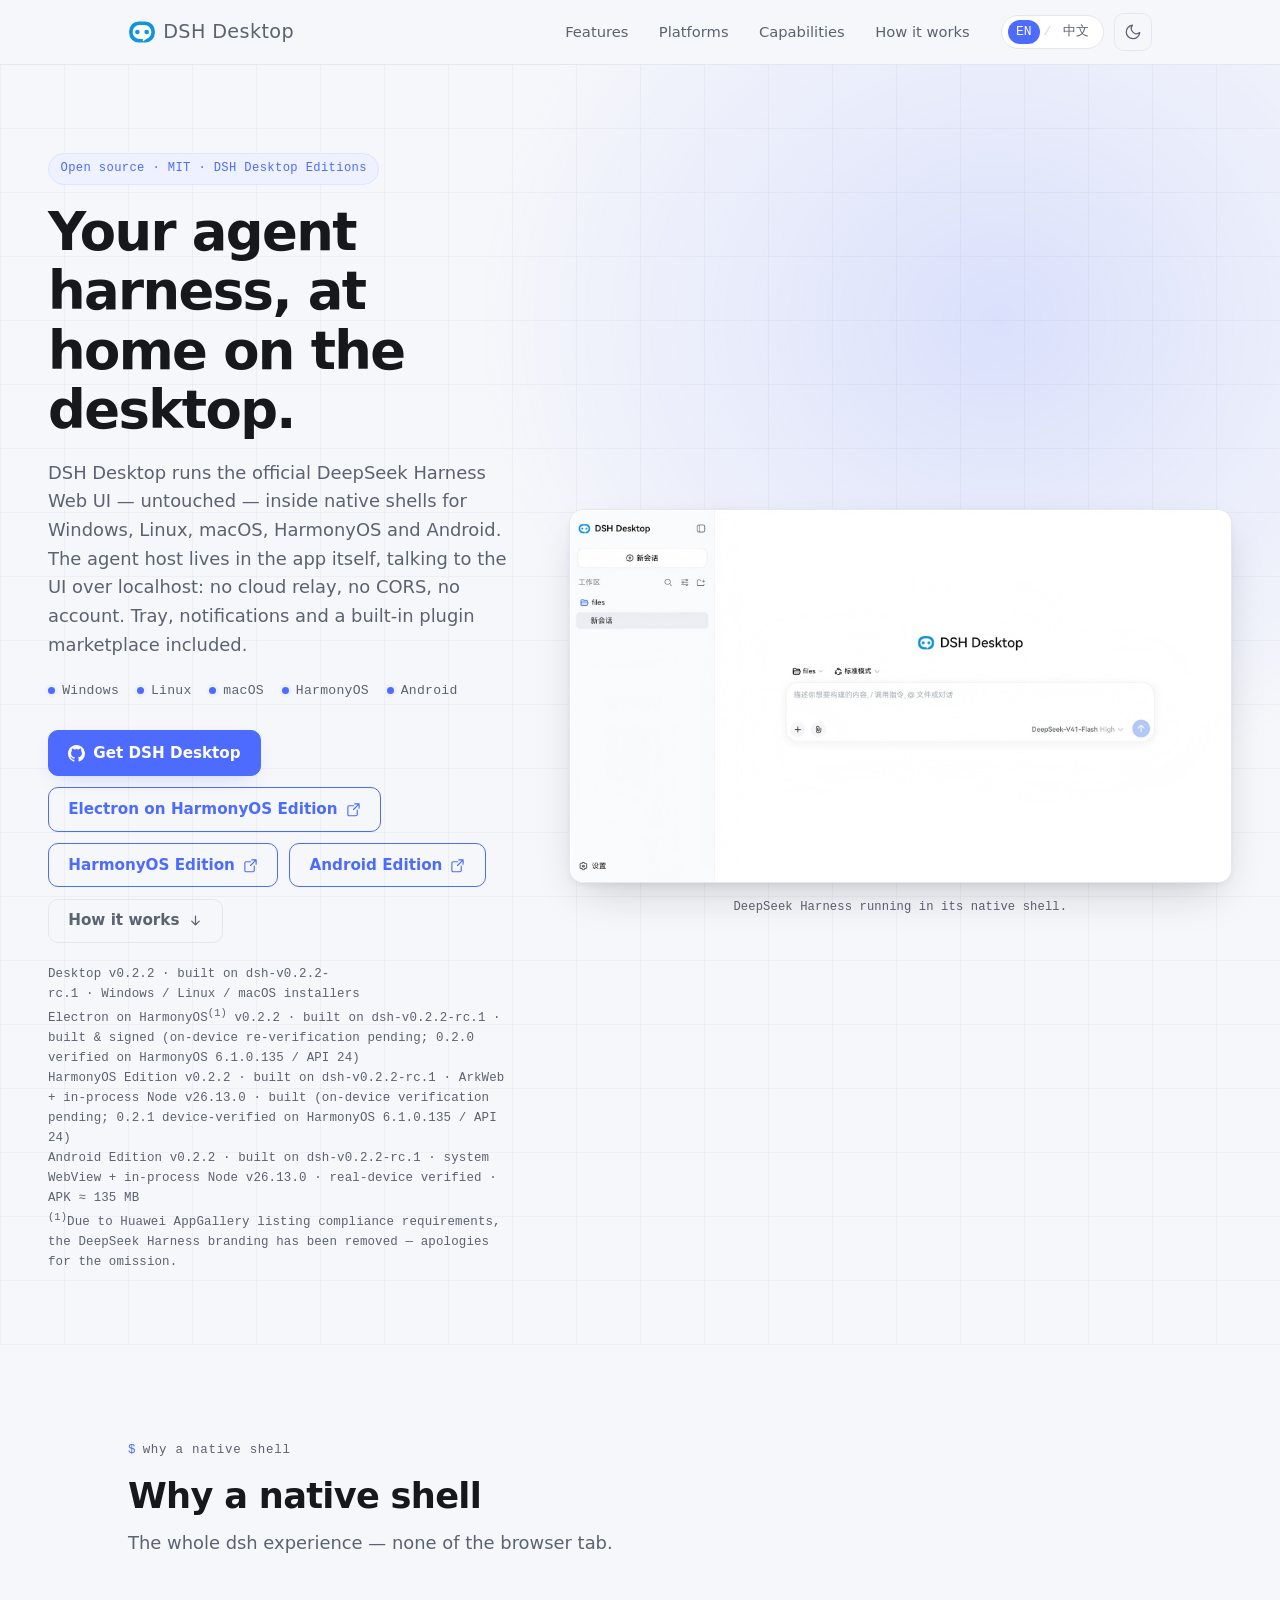
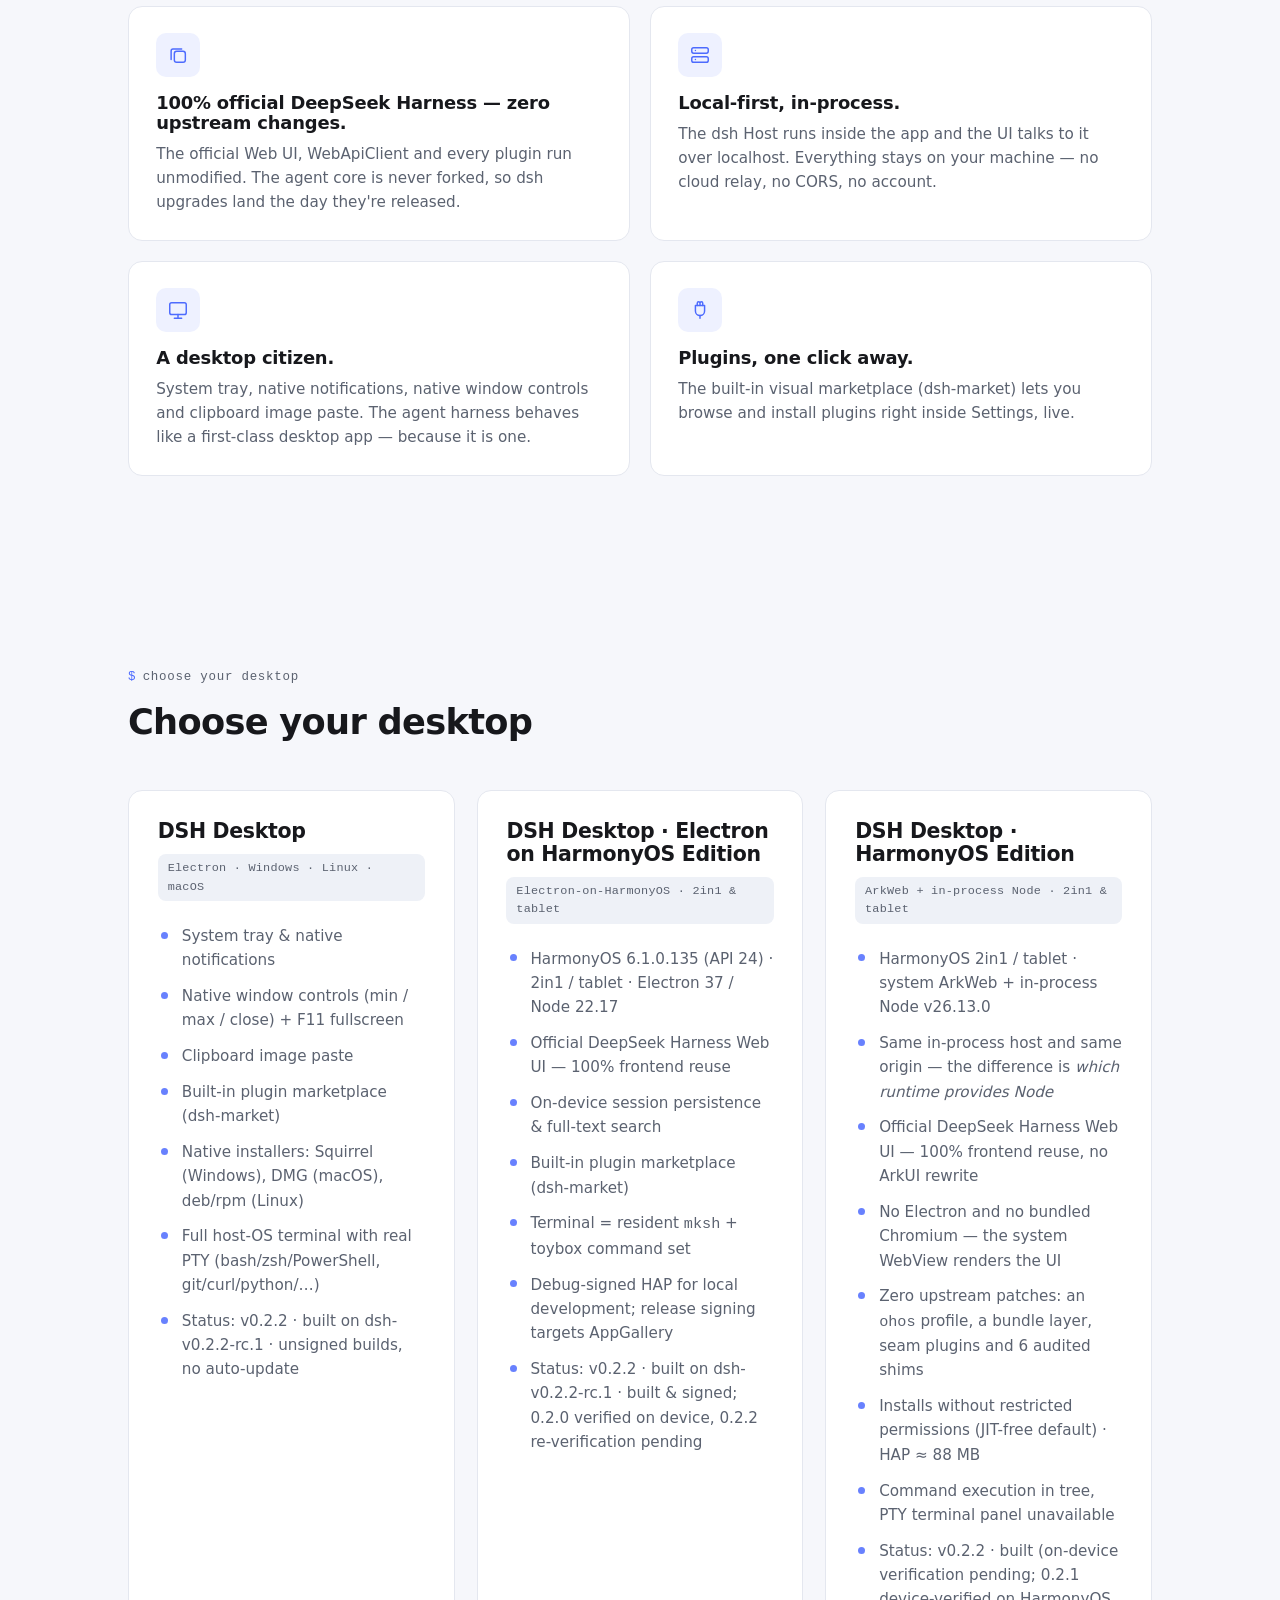
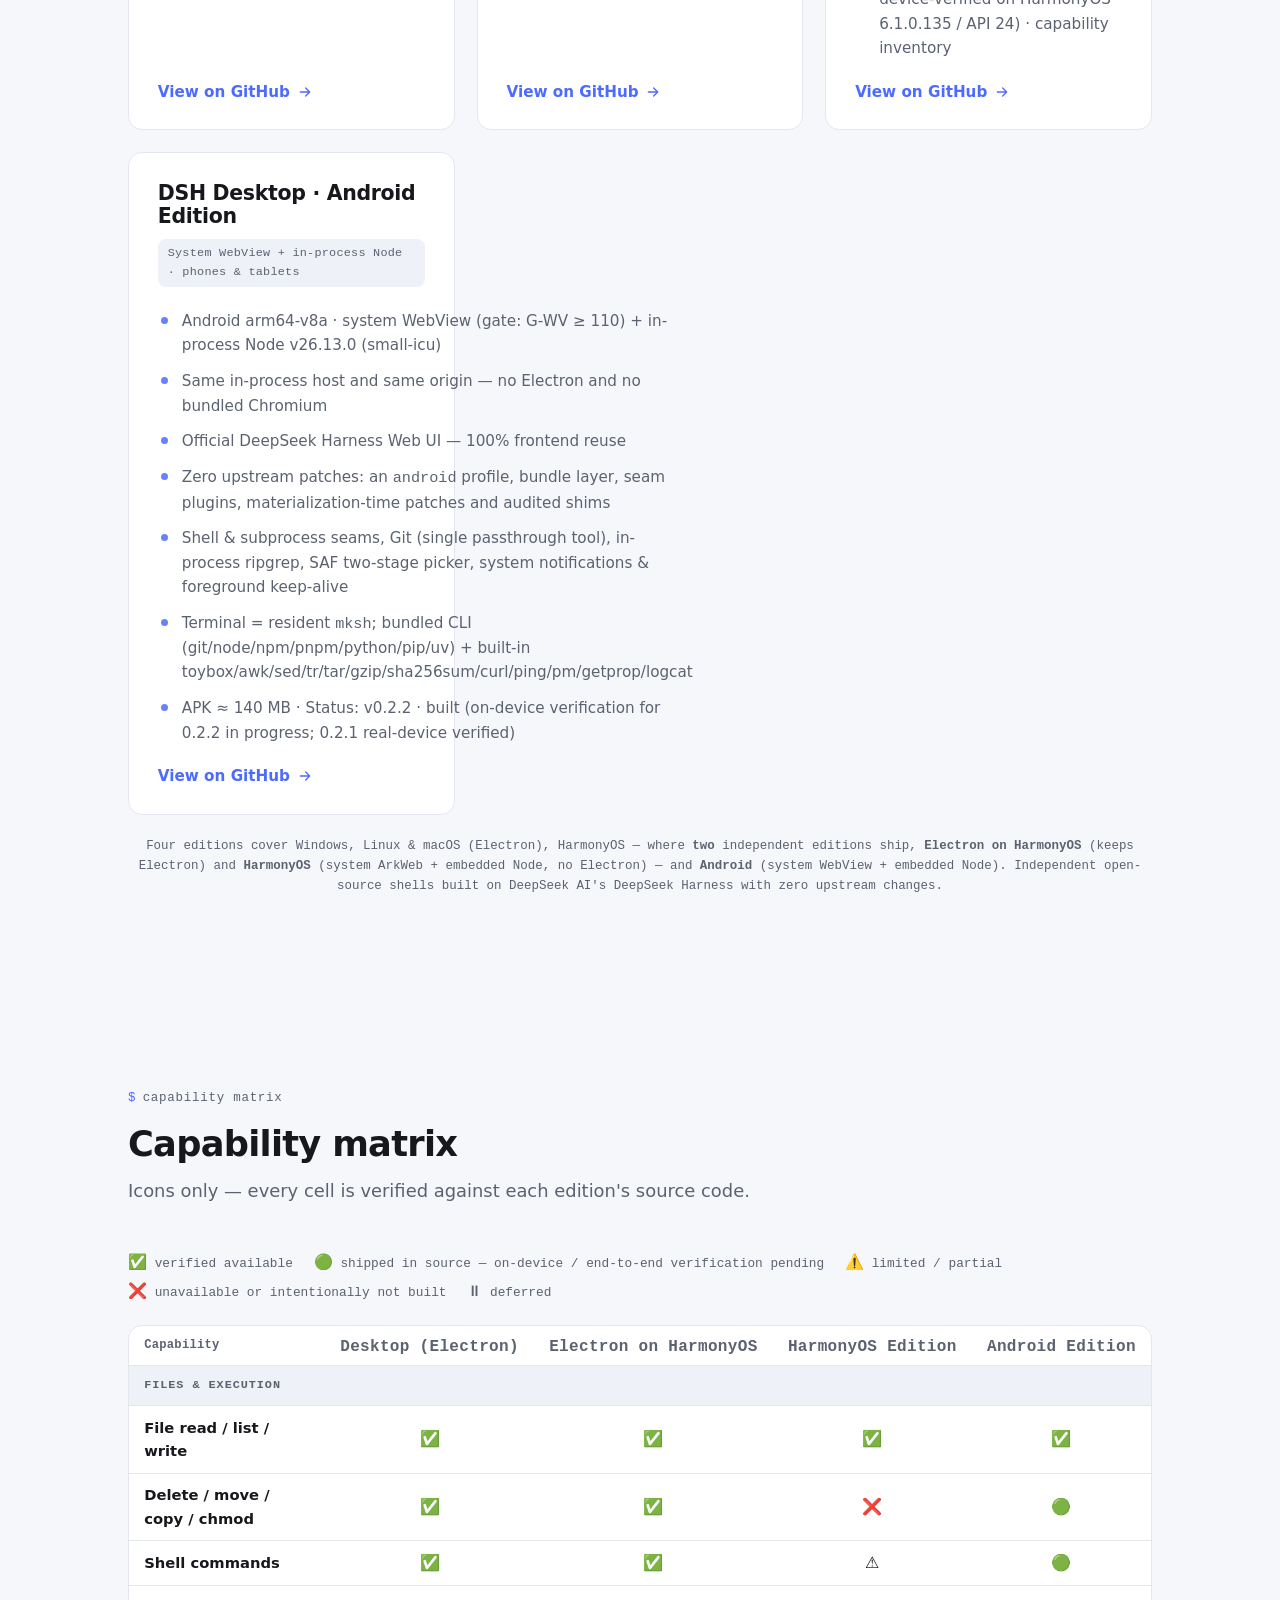
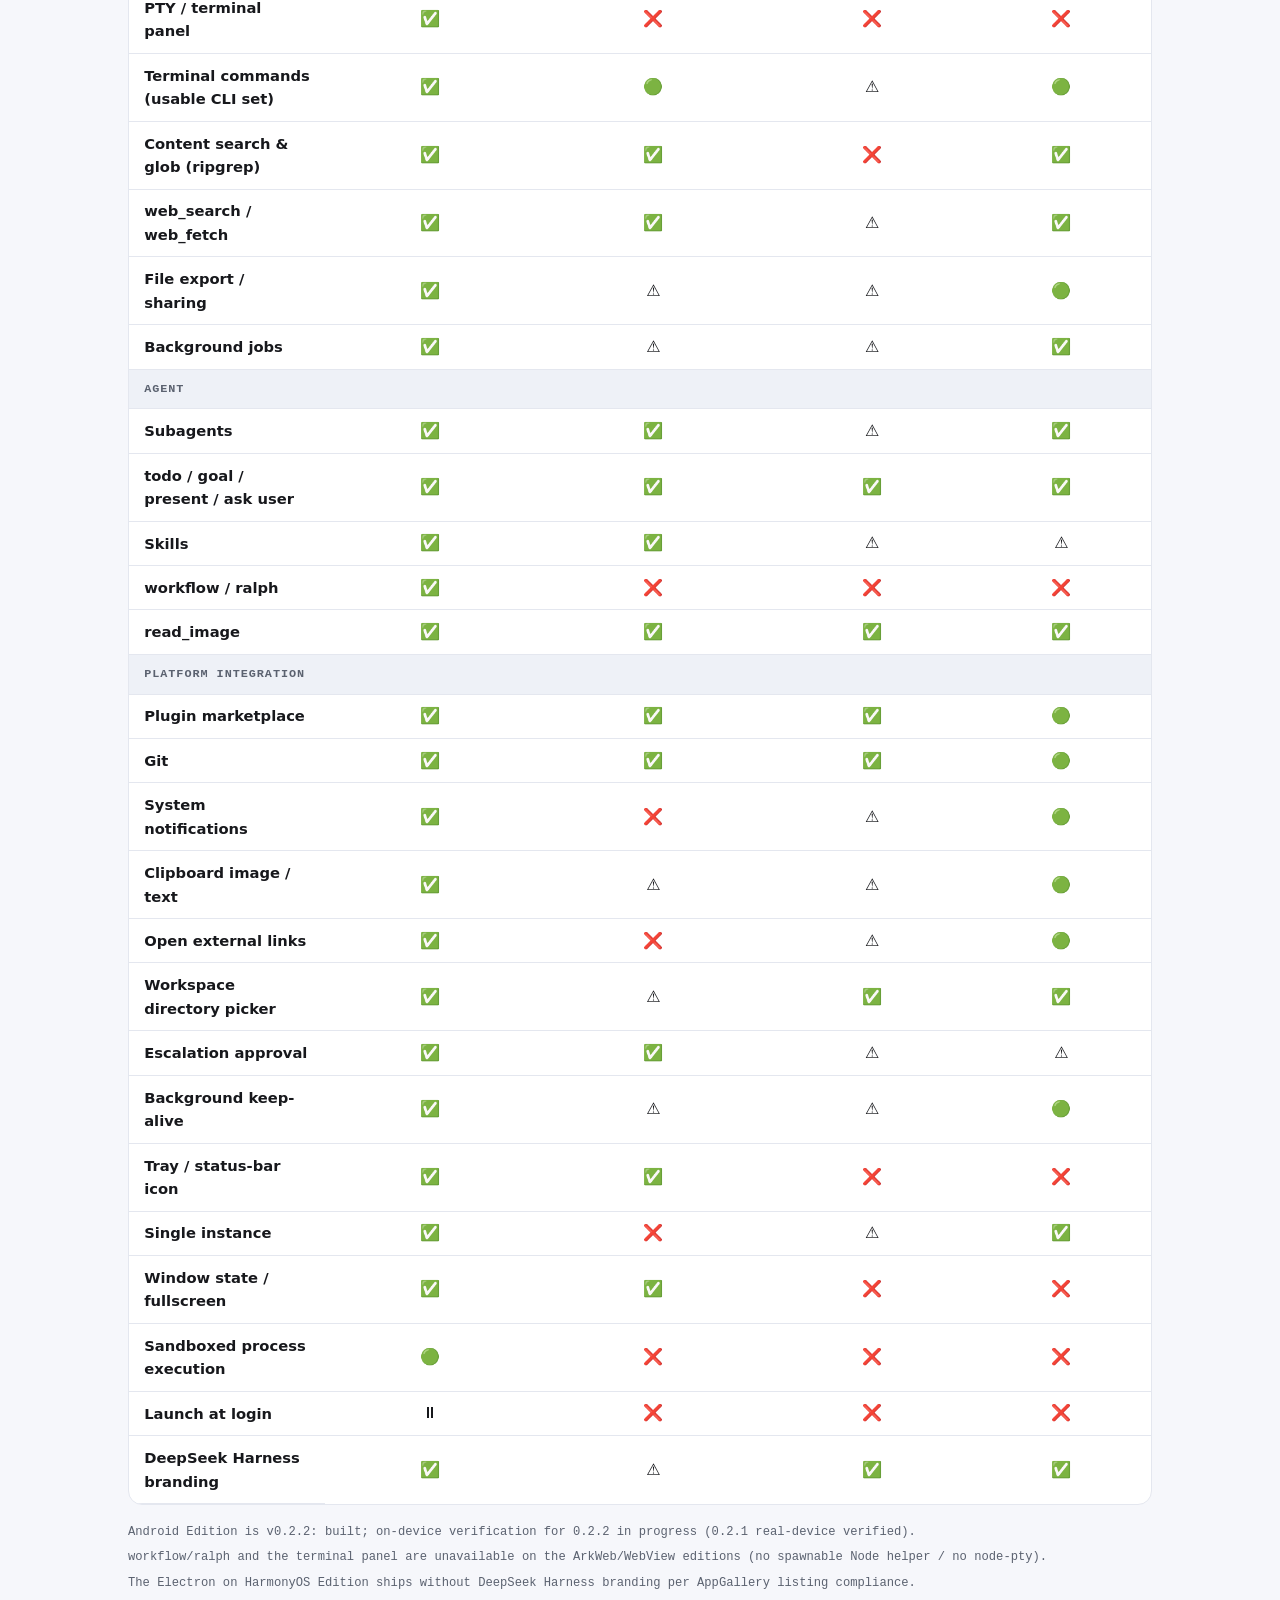
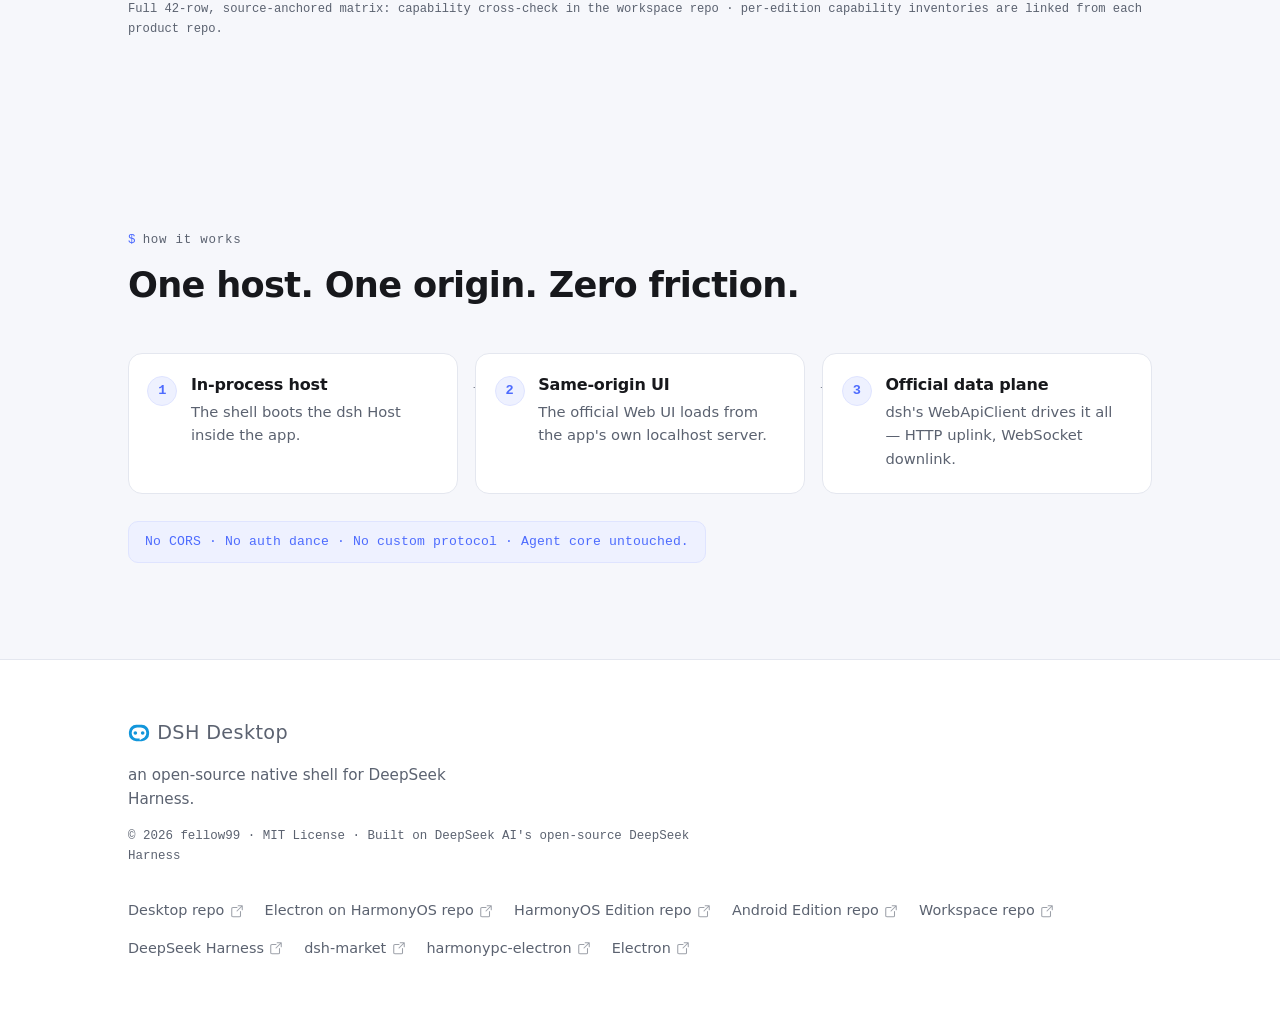
<file: index.html>
<!DOCTYPE html>
<html lang="en" data-theme="light">
<head>
  <meta charset="UTF-8" />
  <meta name="viewport" content="width=device-width, initial-scale=1.0" />
  <title>DSH Desktop — Native shell for dsh on Windows, Linux, macOS, HarmonyOS &amp; Android</title>
  <meta name="description" content="Open-source native shells for DeepSeek Harness (dsh): the official agent-harness Web UI on Windows, Linux, macOS, HarmonyOS and Android. Local-first, zero upstream changes." />
  <meta name="theme-color" media="(prefers-color-scheme: light)" content="#f6f7fb" />
  <meta name="theme-color" media="(prefers-color-scheme: dark)" content="#0a0c11" />
  <link rel="canonical" href="https://fellow99.github.io/dsh-desktop-website/index.html" />
  <link rel="alternate" hreflang="en" href="https://fellow99.github.io/dsh-desktop-website/index.html" />
  <link rel="alternate" hreflang="zh-Hans" href="https://fellow99.github.io/dsh-desktop-website/index_zh.html" />
  <link rel="alternate" hreflang="x-default" href="https://fellow99.github.io/dsh-desktop-website/index.html" />
  <meta property="og:type" content="website" />
  <meta property="og:site_name" content="DSH Desktop" />
  <meta property="og:title" content="DSH Desktop — Native shell for dsh on Windows, Linux, macOS, HarmonyOS &amp; Android" />
  <meta property="og:description" content="Open-source native shells for DeepSeek Harness (dsh): the official agent-harness Web UI on Windows, Linux, macOS, HarmonyOS and Android. Local-first, zero upstream changes." />
  <meta property="og:url" content="https://fellow99.github.io/dsh-desktop-website/index.html" />
  <meta property="og:image" content="https://fellow99.github.io/dsh-desktop-website/images/light.png" />
  <meta property="og:image:width" content="1920" />
  <meta property="og:image:height" content="1080" />
  <meta property="og:image:alt" content="The official DeepSeek Harness Web UI running inside DSH Desktop" />
  <meta property="og:locale" content="en_US" />
  <meta property="og:locale:alternate" content="zh_CN" />
  <meta name="twitter:card" content="summary_large_image" />
  <script>
    /* Apply the persisted theme before first paint to avoid a flash of the wrong theme. */
    (function () {
      try {
        var t = localStorage.getItem('dsh-theme');
        if (!t) {
          t = window.matchMedia('(prefers-color-scheme: dark)').matches ? 'dark' : 'light';
        }
        document.documentElement.setAttribute('data-theme', t);
      } catch (e) {
        /* localStorage unavailable (e.g. file:// with strict settings): keep default */
      }
    })();
  </script>
  <link rel="stylesheet" href="style.css" />
  <link rel="icon" type="image/svg+xml" href="images/logo.svg" />
</head>
<body>
  <a class="skip-link" href="#main">Skip to content</a>

  <header class="site-header">
    <nav class="nav container" aria-label="Primary">
      <a class="brand" href="#top"><img src="images/logo.svg" alt="DeepSeek Harness" class="brand-logo" /><span class="brand-suffix">DSH Desktop</span></a>
      <div class="nav-links">
        <a href="#features">Features</a>
        <a href="#platforms">Platforms</a>
        <a href="#capabilities">Capabilities</a>
        <a href="#how">How it works</a>
      </div>
      <div class="nav-actions">
        <div class="lang-switch" role="group" aria-label="Language">
          <a class="lang is-active" href="index.html" hreflang="en" aria-current="page">EN</a>
          <span class="lang-sep" aria-hidden="true">/</span>
          <a class="lang" href="index_zh.html" hreflang="zh-CN">中文</a>
        </div>
        <button
          id="theme-toggle"
          class="icon-btn"
          type="button"
          aria-label="Toggle dark mode"
          data-label-dark="Toggle dark mode"
          data-label-light="Toggle light mode">
          <svg class="i-sun" viewBox="0 0 24 24" width="18" height="18" fill="none" stroke="currentColor" stroke-width="1.7" stroke-linecap="round" stroke-linejoin="round" aria-hidden="true">
            <circle cx="12" cy="12" r="4"></circle>
            <path d="M12 2v2M12 20v2M4.93 4.93l1.41 1.41M17.66 17.66l1.41 1.41M2 12h2M20 12h2M4.93 19.07l1.41-1.41M17.66 6.34l1.41-1.41"></path>
          </svg>
          <svg class="i-moon" viewBox="0 0 24 24" width="18" height="18" fill="none" stroke="currentColor" stroke-width="1.7" stroke-linecap="round" stroke-linejoin="round" aria-hidden="true">
            <path d="M21 12.79A9 9 0 1 1 11.21 3 7 7 0 0 0 21 12.79z"></path>
          </svg>
        </button>
      </div>
    </nav>
  </header>

  <main id="main">
    <!-- ============================== HERO ============================== -->
    <section id="top" class="hero">
      <div class="container hero-grid">
        <div class="hero-copy">
          <span class="eyebrow">Open source · MIT · DSH Desktop Editions</span>
          <h1>Your agent harness, at home on the desktop.</h1>
          <p class="lede">DSH Desktop runs the official DeepSeek Harness Web UI — untouched — inside native shells for Windows, Linux, macOS, HarmonyOS and Android. The agent host lives in the app itself, talking to the UI over localhost: no cloud relay, no CORS, no account. Tray, notifications and a built-in plugin marketplace included.</p>
          <ul class="os-strip" aria-label="Supported platforms">
            <li class="os-chip"><span class="os-dot" aria-hidden="true"></span>Windows</li>
            <li class="os-chip"><span class="os-dot" aria-hidden="true"></span>Linux</li>
            <li class="os-chip"><span class="os-dot" aria-hidden="true"></span>macOS</li>
            <li class="os-chip"><span class="os-dot" aria-hidden="true"></span>HarmonyOS</li>
            <li class="os-chip"><span class="os-dot" aria-hidden="true"></span>Android</li>
          </ul>
          <div class="cta-row">
            <a class="btn btn-primary" href="https://github.com/fellow99/dsh-desktop/releases/latest" target="_blank" rel="noopener">
              <svg viewBox="0 0 24 24" width="17" height="17" fill="currentColor" aria-hidden="true"><path d="M12 0C5.37 0 0 5.37 0 12c0 5.31 3.44 9.81 8.21 11.4.6.11.82-.26.82-.58 0-.29-.01-1.04-.02-2.05-3.34.73-4.04-1.61-4.04-1.61-.55-1.39-1.34-1.76-1.34-1.76-1.09-.74.08-.73.08-.73 1.2.08 1.84 1.24 1.84 1.24 1.07 1.83 2.8 1.3 3.48 1 .11-.78.42-1.31.76-1.61-2.66-.3-5.47-1.33-5.47-5.93 0-1.31.47-2.38 1.24-3.22-.12-.3-.54-1.52.12-3.18 0 0 1.01-.32 3.3 1.23a11.5 11.5 0 0 1 6.01 0c2.29-1.55 3.3-1.23 3.3-1.23.66 1.66.24 2.88.12 3.18.77.84 1.24 1.91 1.24 3.22 0 4.61-2.81 5.63-5.48 5.92.43.37.81 1.1.81 2.22 0 1.6-.01 2.89-.01 3.28 0 .32.21.7.82.58A12 12 0 0 0 12 0z"></path></svg>
              Get DSH Desktop
            </a>
            <a class="btn btn-outline" href="https://github.com/fellow99/dsh-desktop-hos" target="_blank" rel="noopener">
              Electron on HarmonyOS Edition
              <svg viewBox="0 0 24 24" width="15" height="15" fill="none" stroke="currentColor" stroke-width="1.8" stroke-linecap="round" stroke-linejoin="round" aria-hidden="true"><path d="M14 3h7v7M21 3l-9 9M18 13v7a2 2 0 0 1-2 2H5a2 2 0 0 1-2-2V8a2 2 0 0 1 2-2h7"></path></svg>
            </a>
            <a class="btn btn-outline" href="https://github.com/fellow99/dsh-desktop-ark" target="_blank" rel="noopener">
              HarmonyOS Edition
              <svg viewBox="0 0 24 24" width="15" height="15" fill="none" stroke="currentColor" stroke-width="1.8" stroke-linecap="round" stroke-linejoin="round" aria-hidden="true"><path d="M14 3h7v7M21 3l-9 9M18 13v7a2 2 0 0 1-2 2H5a2 2 0 0 1-2-2V8a2 2 0 0 1 2-2h7"></path></svg>
            </a>
            <a class="btn btn-outline" href="https://github.com/fellow99/dsh-desktop-android" target="_blank" rel="noopener">
              Android Edition
              <svg viewBox="0 0 24 24" width="15" height="15" fill="none" stroke="currentColor" stroke-width="1.8" stroke-linecap="round" stroke-linejoin="round" aria-hidden="true"><path d="M14 3h7v7M21 3l-9 9M18 13v7a2 2 0 0 1-2 2H5a2 2 0 0 1-2-2V8a2 2 0 0 1 2-2h7"></path></svg>
            </a>
            <a class="btn btn-ghost" href="#how">
              How it works
              <svg viewBox="0 0 24 24" width="15" height="15" fill="none" stroke="currentColor" stroke-width="2" stroke-linecap="round" stroke-linejoin="round" aria-hidden="true"><path d="M12 5v14M6 13l6 6 6-6"></path></svg>
            </a>
          </div>
          <p class="trust">
            Desktop v0.2.2 · built on dsh-v0.2.2-rc.1 · Windows / Linux / macOS installers
            <br>
            Electron on HarmonyOS<sup>(1)</sup> v0.2.2 · built on dsh-v0.2.2-rc.1 · built &amp; signed (on-device re-verification pending; 0.2.0 verified on HarmonyOS 6.1.0.135 / API 24)
            <br>
            HarmonyOS Edition v0.2.2 · built on dsh-v0.2.2-rc.1 · ArkWeb + in-process Node v26.13.0 · built (on-device verification pending; 0.2.1 device-verified on HarmonyOS 6.1.0.135 / API 24)
            <br>
            Android Edition v0.2.2 · built on dsh-v0.2.2-rc.1 · system WebView + in-process Node v26.13.0 · real-device verified · APK ≈ 135 MB
            <br>
            <sup>(1)</sup>Due to Huawei AppGallery listing compliance requirements, the DeepSeek Harness branding has been removed — apologies for the omission.
          </p>
        </div>

        <div class="hero-visual">
          <figure class="hero-shot">
            <img src="images/light.png" data-shot="light" alt="DeepSeek Harness Web UI in light theme, captured on a HarmonyOS 2-in-1 device, in Simplified Chinese" width="1920" height="1080" />
            <img src="images/dark.png" data-shot="dark" alt="DeepSeek Harness Web UI in dark theme, captured on a HarmonyOS 2-in-1 device, in Simplified Chinese" width="1920" height="1080" />
          </figure>
          <p class="shot-caption">DeepSeek Harness running in its native shell.</p>
        </div>
      </div>
    </section>

    <!-- ============================ FEATURES ============================ -->
    <section id="features" class="section">
      <div class="container">
        <p class="section-eyebrow">why a native shell</p>
        <div class="section-head">
          <h2>Why a native shell</h2>
          <p class="section-lede">The whole dsh experience — none of the browser tab.</p>
        </div>

        <div class="feature-grid">
          <article class="feature-card">
            <span class="icon">
              <svg viewBox="0 0 24 24" width="22" height="22" fill="none" stroke="currentColor" stroke-width="1.6" stroke-linecap="round" stroke-linejoin="round" aria-hidden="true"><rect x="8" y="8" width="12" height="12" rx="2.5"></rect><path d="M16 5.5H6.5A2 2 0 0 0 4.5 7.5V17"></path></svg>
            </span>
            <h3>100% official <a href="https://github.com/deepseek-ai/deepseek-harness" target="_blank" rel="noopener">DeepSeek Harness</a> — zero upstream changes.</h3>
            <p>The official Web UI, WebApiClient and every plugin run unmodified. The agent core is never forked, so dsh upgrades land the day they're released.</p>
          </article>

          <article class="feature-card">
            <span class="icon">
              <svg viewBox="0 0 24 24" width="22" height="22" fill="none" stroke="currentColor" stroke-width="1.6" stroke-linecap="round" stroke-linejoin="round" aria-hidden="true"><rect x="3" y="4" width="18" height="6" rx="2"></rect><rect x="3" y="14" width="18" height="6" rx="2"></rect><path d="M7 7h.01M7 17h.01"></path></svg>
            </span>
            <h3>Local-first, in-process.</h3>
            <p>The dsh Host runs inside the app and the UI talks to it over localhost. Everything stays on your machine — no cloud relay, no CORS, no account.</p>
          </article>

          <article class="feature-card">
            <span class="icon">
              <svg viewBox="0 0 24 24" width="22" height="22" fill="none" stroke="currentColor" stroke-width="1.6" stroke-linecap="round" stroke-linejoin="round" aria-hidden="true"><rect x="3" y="4" width="18" height="13" rx="2"></rect><path d="M12 17v3M8 21h8"></path></svg>
            </span>
            <h3>A desktop citizen.</h3>
            <p>System tray, native notifications, native window controls and clipboard image paste. The agent harness behaves like a first-class desktop app — because it is one.</p>
          </article>

          <article class="feature-card">
            <span class="icon">
              <svg viewBox="0 0 24 24" width="22" height="22" fill="none" stroke="currentColor" stroke-width="1.6" stroke-linecap="round" stroke-linejoin="round" aria-hidden="true"><path d="M7 7h10v6a5 5 0 0 1-10 0z"></path><path d="M9 7V4.5a1.5 1.5 0 0 1 3 0V7M12 7V4.5a1.5 1.5 0 0 1 3 0V7"></path><path d="M12 18v3"></path></svg>
            </span>
            <h3>Plugins, one click away.</h3>
            <p>The built-in visual marketplace (<a href="https://github.com/dsh-market/dsh-market" target="_blank" rel="noopener">dsh-market</a>) lets you browse and install plugins right inside Settings, live.</p>
          </article>
        </div>
      </div>
    </section>

    <!-- ============================ PLATFORMS =========================== -->
    <section id="platforms" class="section">
      <div class="container">
        <p class="section-eyebrow">choose your desktop</p>
        <div class="section-head">
          <h2>Choose your desktop</h2>
        </div>

        <div class="platform-grid">
          <article class="platform-card">
            <div class="platform-head">
              <h3>DSH Desktop</h3>
              <span class="platform-tag">Electron · Windows · Linux · macOS</span>
            </div>
            <ul class="bullet-list">
              <li>System tray &amp; native notifications</li>
              <li>Native window controls (min / max / close) + F11 fullscreen</li>
              <li>Clipboard image paste</li>
              <li>Built-in plugin marketplace (<a href="https://github.com/dsh-market/dsh-market" target="_blank" rel="noopener">dsh-market</a>)</li>
              <li>Native installers: Squirrel (Windows), DMG (macOS), deb/rpm (Linux)</li>
              <li>Full host-OS terminal with real PTY (bash/zsh/PowerShell, git/curl/python/…)</li>
              <li>Status: v0.2.2 · built on dsh-v0.2.2-rc.1 · unsigned builds, no auto-update</li>
            </ul>
            <a class="repo-link" href="https://github.com/fellow99/dsh-desktop" target="_blank" rel="noopener">
              View on GitHub
              <svg viewBox="0 0 24 24" width="16" height="16" fill="none" stroke="currentColor" stroke-width="2" stroke-linecap="round" stroke-linejoin="round" aria-hidden="true"><path d="M5 12h14M13 6l6 6-6 6"></path></svg>
            </a>
          </article>

          <article class="platform-card">
            <div class="platform-head">
              <h3>DSH Desktop · Electron on HarmonyOS Edition</h3>
              <span class="platform-tag">Electron-on-HarmonyOS · 2in1 &amp; tablet</span>
            </div>
            <ul class="bullet-list">
              <li>HarmonyOS 6.1.0.135 (API 24) · 2in1 / tablet · Electron 37 / Node 22.17</li>
              <li>Official DeepSeek Harness Web UI — 100% frontend reuse</li>
              <li>On-device session persistence &amp; full-text search</li>
              <li>Built-in plugin marketplace (<a href="https://github.com/dsh-market/dsh-market" target="_blank" rel="noopener">dsh-market</a>)</li>
              <li>Terminal = resident <code>mksh</code> + toybox command set</li>
              <li>Debug-signed HAP for local development; release signing targets AppGallery</li>
              <li>Status: v0.2.2 · built on dsh-v0.2.2-rc.1 · built &amp; signed; 0.2.0 verified on device, 0.2.2 re-verification pending</li>
            </ul>
            <a class="repo-link" href="https://github.com/fellow99/dsh-desktop-hos" target="_blank" rel="noopener">
              View on GitHub
              <svg viewBox="0 0 24 24" width="16" height="16" fill="none" stroke="currentColor" stroke-width="2" stroke-linecap="round" stroke-linejoin="round" aria-hidden="true"><path d="M5 12h14M13 6l6 6-6 6"></path></svg>
            </a>
          </article>

          <article class="platform-card">
            <div class="platform-head">
              <h3>DSH Desktop · HarmonyOS Edition</h3>
              <span class="platform-tag">ArkWeb + in-process Node · 2in1 &amp; tablet</span>
            </div>
            <ul class="bullet-list">
              <li>HarmonyOS 2in1 / tablet · system ArkWeb + in-process Node v26.13.0</li>
              <li>Same in-process host and same origin — the difference is <em>which runtime provides Node</em></li>
              <li>Official DeepSeek Harness Web UI — 100% frontend reuse, no ArkUI rewrite</li>
              <li>No Electron and no bundled Chromium — the system WebView renders the UI</li>
              <li>Zero upstream patches: an <code>ohos</code> profile, a bundle layer, seam plugins and 6 audited shims</li>
              <li>Installs without restricted permissions (JIT-free default) · HAP ≈ 88 MB</li>
              <li>Command execution in tree, PTY terminal panel unavailable</li>
              <li>Status: v0.2.2 · built (on-device verification pending; 0.2.1 device-verified on HarmonyOS 6.1.0.135 / API 24) · <a href="https://github.com/fellow99/dsh-desktop-ark/blob/main/docs/%E9%B8%BF%E8%92%99%E7%8E%AF%E5%A2%83%E8%83%BD%E5%8A%9B%E6%B8%85%E5%8D%95-0.2.1.md" target="_blank" rel="noopener">capability inventory</a></li>
            </ul>
            <a class="repo-link" href="https://github.com/fellow99/dsh-desktop-ark" target="_blank" rel="noopener">
              View on GitHub
              <svg viewBox="0 0 24 24" width="16" height="16" fill="none" stroke="currentColor" stroke-width="2" stroke-linecap="round" stroke-linejoin="round" aria-hidden="true"><path d="M5 12h14M13 6l6 6-6 6"></path></svg>
            </a>
          </article>

          <article class="platform-card">
            <div class="platform-head">
              <h3>DSH Desktop · Android Edition</h3>
              <span class="platform-tag">System WebView + in-process Node · phones &amp; tablets</span>
            </div>
            <ul class="bullet-list">
              <li>Android arm64-v8a · system WebView (gate: G-WV ≥ 110) + in-process Node v26.13.0 (small-icu)</li>
              <li>Same in-process host and same origin — no Electron and no bundled Chromium</li>
              <li>Official DeepSeek Harness Web UI — 100% frontend reuse</li>
              <li>Zero upstream patches: an <code>android</code> profile, bundle layer, seam plugins, materialization-time patches and audited shims</li>
              <li>Shell &amp; subprocess seams, Git (single passthrough tool), in-process ripgrep, SAF two-stage picker, system notifications &amp; foreground keep-alive</li>
              <li>Terminal = resident <code>mksh</code>; bundled CLI (git/node/npm/pnpm/python/pip/uv) + built-in toybox/awk/sed/tr/tar/gzip/sha256sum/curl/ping/pm/getprop/logcat</li>
              <li>APK ≈ 140 MB · Status: v0.2.2 · built (on-device verification for 0.2.2 in progress; 0.2.1 real-device verified)</li>
            </ul>
            <a class="repo-link" href="https://github.com/fellow99/dsh-desktop-android" target="_blank" rel="noopener">
              View on GitHub
              <svg viewBox="0 0 24 24" width="16" height="16" fill="none" stroke="currentColor" stroke-width="2" stroke-linecap="round" stroke-linejoin="round" aria-hidden="true"><path d="M5 12h14M13 6l6 6-6 6"></path></svg>
            </a>
          </article>
        </div>

        <p class="disclaimer">Four editions cover Windows, Linux &amp; macOS (Electron), HarmonyOS — where <strong>two</strong> independent editions ship, <strong>Electron on HarmonyOS</strong> (keeps Electron) and <strong>HarmonyOS</strong> (system ArkWeb + embedded Node, no Electron) — and <strong>Android</strong> (system WebView + embedded Node). Independent open-source shells built on DeepSeek AI's DeepSeek Harness with zero upstream changes.</p>
      </div>
    </section>

    <!-- ========================== CAPABILITIES ========================== -->
    <section id="capabilities" class="section">
      <div class="container">
        <p class="section-eyebrow">capability matrix</p>
        <div class="section-head">
          <h2>Capability matrix</h2>
          <p class="section-lede">Icons only — every cell is verified against each edition's source code.</p>
        </div>

        <ul class="cap-legend">
          <li><span class="g">✅</span> verified available</li>
          <li><span class="g">🟢</span> shipped in source — on-device / end-to-end verification pending</li>
          <li><span class="g">⚠️</span> limited / partial</li>
          <li><span class="g">❌</span> unavailable or intentionally not built</li>
          <li><span class="g">⏸</span> deferred</li>
        </ul>

        <div class="cap-wrap">
          <table class="cap-table">
            <thead>
              <tr>
                <th scope="col">Capability</th>
                <th scope="col">Desktop (Electron)</th>
                <th scope="col">Electron on HarmonyOS</th>
                <th scope="col">HarmonyOS Edition</th>
                <th scope="col">Android Edition</th>
              </tr>
            </thead>
            <tbody>
              <tr class="cap-group"><td colspan="5">Files &amp; execution</td></tr>
              <tr><th scope="row">File read / list / write</th><td class="cap-glyph">✅</td><td class="cap-glyph">✅</td><td class="cap-glyph">✅</td><td class="cap-glyph">✅</td></tr>
              <tr><th scope="row">Delete / move / copy / chmod</th><td class="cap-glyph">✅</td><td class="cap-glyph">✅</td><td class="cap-glyph">❌</td><td class="cap-glyph">🟢</td></tr>
              <tr><th scope="row">Shell commands</th><td class="cap-glyph">✅</td><td class="cap-glyph">✅</td><td class="cap-glyph">⚠️</td><td class="cap-glyph">🟢</td></tr>
              <tr><th scope="row">PTY / terminal panel</th><td class="cap-glyph">✅</td><td class="cap-glyph">❌</td><td class="cap-glyph">❌</td><td class="cap-glyph">❌</td></tr>
              <tr><th scope="row">Terminal commands (usable CLI set)</th><td class="cap-glyph">✅</td><td class="cap-glyph">🟢</td><td class="cap-glyph">⚠️</td><td class="cap-glyph">🟢</td></tr>
              <tr><th scope="row">Content search &amp; glob (ripgrep)</th><td class="cap-glyph">✅</td><td class="cap-glyph">✅</td><td class="cap-glyph">❌</td><td class="cap-glyph">✅</td></tr>
              <tr><th scope="row">web_search / web_fetch</th><td class="cap-glyph">✅</td><td class="cap-glyph">✅</td><td class="cap-glyph">⚠️</td><td class="cap-glyph">✅</td></tr>
              <tr><th scope="row">File export / sharing</th><td class="cap-glyph">✅</td><td class="cap-glyph">⚠️</td><td class="cap-glyph">⚠️</td><td class="cap-glyph">🟢</td></tr>
              <tr><th scope="row">Background jobs</th><td class="cap-glyph">✅</td><td class="cap-glyph">⚠️</td><td class="cap-glyph">⚠️</td><td class="cap-glyph">✅</td></tr>

              <tr class="cap-group"><td colspan="5">Agent</td></tr>
              <tr><th scope="row">Subagents</th><td class="cap-glyph">✅</td><td class="cap-glyph">✅</td><td class="cap-glyph">⚠️</td><td class="cap-glyph">✅</td></tr>
              <tr><th scope="row">todo / goal / present / ask user</th><td class="cap-glyph">✅</td><td class="cap-glyph">✅</td><td class="cap-glyph">✅</td><td class="cap-glyph">✅</td></tr>
              <tr><th scope="row">Skills</th><td class="cap-glyph">✅</td><td class="cap-glyph">✅</td><td class="cap-glyph">⚠️</td><td class="cap-glyph">⚠️</td></tr>
              <tr><th scope="row">workflow / ralph</th><td class="cap-glyph">✅</td><td class="cap-glyph">❌</td><td class="cap-glyph">❌</td><td class="cap-glyph">❌</td></tr>
              <tr><th scope="row">read_image</th><td class="cap-glyph">✅</td><td class="cap-glyph">✅</td><td class="cap-glyph">✅</td><td class="cap-glyph">✅</td></tr>

              <tr class="cap-group"><td colspan="5">Platform integration</td></tr>
              <tr><th scope="row">Plugin marketplace</th><td class="cap-glyph">✅</td><td class="cap-glyph">✅</td><td class="cap-glyph">✅</td><td class="cap-glyph">🟢</td></tr>
              <tr><th scope="row">Git</th><td class="cap-glyph">✅</td><td class="cap-glyph">✅</td><td class="cap-glyph">✅</td><td class="cap-glyph">🟢</td></tr>
              <tr><th scope="row">System notifications</th><td class="cap-glyph">✅</td><td class="cap-glyph">❌</td><td class="cap-glyph">⚠️</td><td class="cap-glyph">🟢</td></tr>
              <tr><th scope="row">Clipboard image / text</th><td class="cap-glyph">✅</td><td class="cap-glyph">⚠️</td><td class="cap-glyph">⚠️</td><td class="cap-glyph">🟢</td></tr>
              <tr><th scope="row">Open external links</th><td class="cap-glyph">✅</td><td class="cap-glyph">❌</td><td class="cap-glyph">⚠️</td><td class="cap-glyph">🟢</td></tr>
              <tr><th scope="row">Workspace directory picker</th><td class="cap-glyph">✅</td><td class="cap-glyph">⚠️</td><td class="cap-glyph">✅</td><td class="cap-glyph">✅</td></tr>
              <tr><th scope="row">Escalation approval</th><td class="cap-glyph">✅</td><td class="cap-glyph">✅</td><td class="cap-glyph">⚠️</td><td class="cap-glyph">⚠️</td></tr>
              <tr><th scope="row">Background keep-alive</th><td class="cap-glyph">✅</td><td class="cap-glyph">⚠️</td><td class="cap-glyph">⚠️</td><td class="cap-glyph">🟢</td></tr>
              <tr><th scope="row">Tray / status-bar icon</th><td class="cap-glyph">✅</td><td class="cap-glyph">✅</td><td class="cap-glyph">❌</td><td class="cap-glyph">❌</td></tr>
              <tr><th scope="row">Single instance</th><td class="cap-glyph">✅</td><td class="cap-glyph">❌</td><td class="cap-glyph">⚠️</td><td class="cap-glyph">✅</td></tr>
              <tr><th scope="row">Window state / fullscreen</th><td class="cap-glyph">✅</td><td class="cap-glyph">✅</td><td class="cap-glyph">❌</td><td class="cap-glyph">❌</td></tr>
              <tr><th scope="row">Sandboxed process execution</th><td class="cap-glyph">🟢</td><td class="cap-glyph">❌</td><td class="cap-glyph">❌</td><td class="cap-glyph">❌</td></tr>
              <tr><th scope="row">Launch at login</th><td class="cap-glyph">⏸</td><td class="cap-glyph">❌</td><td class="cap-glyph">❌</td><td class="cap-glyph">❌</td></tr>
              <tr><th scope="row">DeepSeek Harness branding</th><td class="cap-glyph">✅</td><td class="cap-glyph">⚠️</td><td class="cap-glyph">✅</td><td class="cap-glyph">✅</td></tr>
            </tbody>
          </table>
        </div>

        <div class="cap-note">
          <span>Android Edition is v0.2.2: built; on-device verification for 0.2.2 in progress (0.2.1 real-device verified).</span>
          <span>workflow/ralph and the terminal panel are unavailable on the ArkWeb/WebView editions (no spawnable Node helper / no node-pty).</span>
          <span>The Electron on HarmonyOS Edition ships without DeepSeek Harness branding per AppGallery listing compliance.</span>
          <span>Full 42-row, source-anchored matrix: <a href="https://github.com/fellow99/deepseek-harness-workspace/blob/main/docs/%E8%83%BD%E5%8A%9B%E5%AF%B9%E7%85%A7%E6%B8%85%E5%8D%95.md" target="_blank" rel="noopener">capability cross-check in the workspace repo</a> · per-edition capability inventories are linked from each product repo.</span>
        </div>
      </div>
    </section>

    <!-- ============================ HOW IT WORKS ========================= -->
    <section id="how" class="section">
      <div class="container">
        <p class="section-eyebrow">how it works</p>
        <div class="section-head">
          <h2>One host. One origin. Zero friction.</h2>
        </div>

        <ol class="steps">
          <li class="step">
            <span class="step-num" aria-hidden="true">1</span>
            <div>
              <h3>In-process host</h3>
              <p>The shell boots the dsh Host inside the app.</p>
            </div>
          </li>
          <li class="step">
            <span class="step-num" aria-hidden="true">2</span>
            <div>
              <h3>Same-origin UI</h3>
              <p>The official Web UI loads from the app's own localhost server.</p>
            </div>
          </li>
          <li class="step">
            <span class="step-num" aria-hidden="true">3</span>
            <div>
              <h3>Official data plane</h3>
              <p>dsh's WebApiClient drives it all — HTTP uplink, WebSocket downlink.</p>
            </div>
          </li>
        </ol>

        <p class="result-badge">No CORS · No auth dance · No custom protocol · Agent core untouched.</p>
      </div>
    </section>
  </main>

  <!-- ============================== FOOTER ============================== -->
  <footer class="site-footer">
    <div class="container footer-grid">
      <div class="footer-left">
        <div class="footer-brand"><img src="images/logo.svg" alt="DeepSeek Harness" class="brand-logo footer-brand-logo" /><span class="brand-suffix">DSH Desktop</span></div>
        <p class="footer-one-liner">an open-source native shell for DeepSeek Harness.</p>
        <p class="footer-copy">&copy; 2026 fellow99 · MIT License · Built on DeepSeek AI's open-source DeepSeek Harness</p>
      </div>
      <nav class="footer-links" aria-label="Footer">
        <a href="https://github.com/fellow99/dsh-desktop" target="_blank" rel="noopener">
          Desktop repo
          <svg class="ext" viewBox="0 0 24 24" width="14" height="14" fill="none" stroke="currentColor" stroke-width="1.8" stroke-linecap="round" stroke-linejoin="round" aria-hidden="true"><path d="M14 3h7v7M21 3l-9 9M18 13v7a2 2 0 0 1-2 2H5a2 2 0 0 1-2-2V8a2 2 0 0 1 2-2h7"></path></svg>
        </a>
        <a href="https://github.com/fellow99/dsh-desktop-hos" target="_blank" rel="noopener">
          Electron on HarmonyOS repo
          <svg class="ext" viewBox="0 0 24 24" width="14" height="14" fill="none" stroke="currentColor" stroke-width="1.8" stroke-linecap="round" stroke-linejoin="round" aria-hidden="true"><path d="M14 3h7v7M21 3l-9 9M18 13v7a2 2 0 0 1-2 2H5a2 2 0 0 1-2-2V8a2 2 0 0 1 2-2h7"></path></svg>
        </a>
        <a href="https://github.com/fellow99/dsh-desktop-ark" target="_blank" rel="noopener">
          HarmonyOS Edition repo
          <svg class="ext" viewBox="0 0 24 24" width="14" height="14" fill="none" stroke="currentColor" stroke-width="1.8" stroke-linecap="round" stroke-linejoin="round" aria-hidden="true"><path d="M14 3h7v7M21 3l-9 9M18 13v7a2 2 0 0 1-2 2H5a2 2 0 0 1-2-2V8a2 2 0 0 1 2-2h7"></path></svg>
        </a>
        <a href="https://github.com/fellow99/dsh-desktop-android" target="_blank" rel="noopener">
          Android Edition repo
          <svg class="ext" viewBox="0 0 24 24" width="14" height="14" fill="none" stroke="currentColor" stroke-width="1.8" stroke-linecap="round" stroke-linejoin="round" aria-hidden="true"><path d="M14 3h7v7M21 3l-9 9M18 13v7a2 2 0 0 1-2 2H5a2 2 0 0 1-2-2V8a2 2 0 0 1 2-2h7"></path></svg>
        </a>
        <a href="https://github.com/fellow99/deepseek-harness-workspace" target="_blank" rel="noopener">
          Workspace repo
          <svg class="ext" viewBox="0 0 24 24" width="14" height="14" fill="none" stroke="currentColor" stroke-width="1.8" stroke-linecap="round" stroke-linejoin="round" aria-hidden="true"><path d="M14 3h7v7M21 3l-9 9M18 13v7a2 2 0 0 1-2 2H5a2 2 0 0 1-2-2V8a2 2 0 0 1 2-2h7"></path></svg>
        </a>
        <a href="https://github.com/deepseek-ai/deepseek-harness" target="_blank" rel="noopener">
          DeepSeek Harness
          <svg class="ext" viewBox="0 0 24 24" width="14" height="14" fill="none" stroke="currentColor" stroke-width="1.8" stroke-linecap="round" stroke-linejoin="round" aria-hidden="true"><path d="M14 3h7v7M21 3l-9 9M18 13v7a2 2 0 0 1-2 2H5a2 2 0 0 1-2-2V8a2 2 0 0 1 2-2h7"></path></svg>
        </a>
        <a href="https://github.com/dsh-market/dsh-market" target="_blank" rel="noopener">
          dsh-market
          <svg class="ext" viewBox="0 0 24 24" width="14" height="14" fill="none" stroke="currentColor" stroke-width="1.8" stroke-linecap="round" stroke-linejoin="round" aria-hidden="true"><path d="M14 3h7v7M21 3l-9 9M18 13v7a2 2 0 0 1-2 2H5a2 2 0 0 1-2-2V8a2 2 0 0 1 2-2h7"></path></svg>
        </a>
        <a href="https://atomgit.com/jianguoxu/harmonypc-electron" target="_blank" rel="noopener">
          harmonypc-electron
          <svg class="ext" viewBox="0 0 24 24" width="14" height="14" fill="none" stroke="currentColor" stroke-width="1.8" stroke-linecap="round" stroke-linejoin="round" aria-hidden="true"><path d="M14 3h7v7M21 3l-9 9M18 13v7a2 2 0 0 1-2 2H5a2 2 0 0 1-2-2V8a2 2 0 0 1 2-2h7"></path></svg>
        </a>
        <a href="https://www.electronjs.org/" target="_blank" rel="noopener">
          Electron
          <svg class="ext" viewBox="0 0 24 24" width="14" height="14" fill="none" stroke="currentColor" stroke-width="1.8" stroke-linecap="round" stroke-linejoin="round" aria-hidden="true"><path d="M14 3h7v7M21 3l-9 9M18 13v7a2 2 0 0 1-2 2H5a2 2 0 0 1-2-2V8a2 2 0 0 1 2-2h7"></path></svg>
        </a>
      </nav>
    </div>
  </footer>

  <script src="script.js"></script>
</body>
</html>
</file>
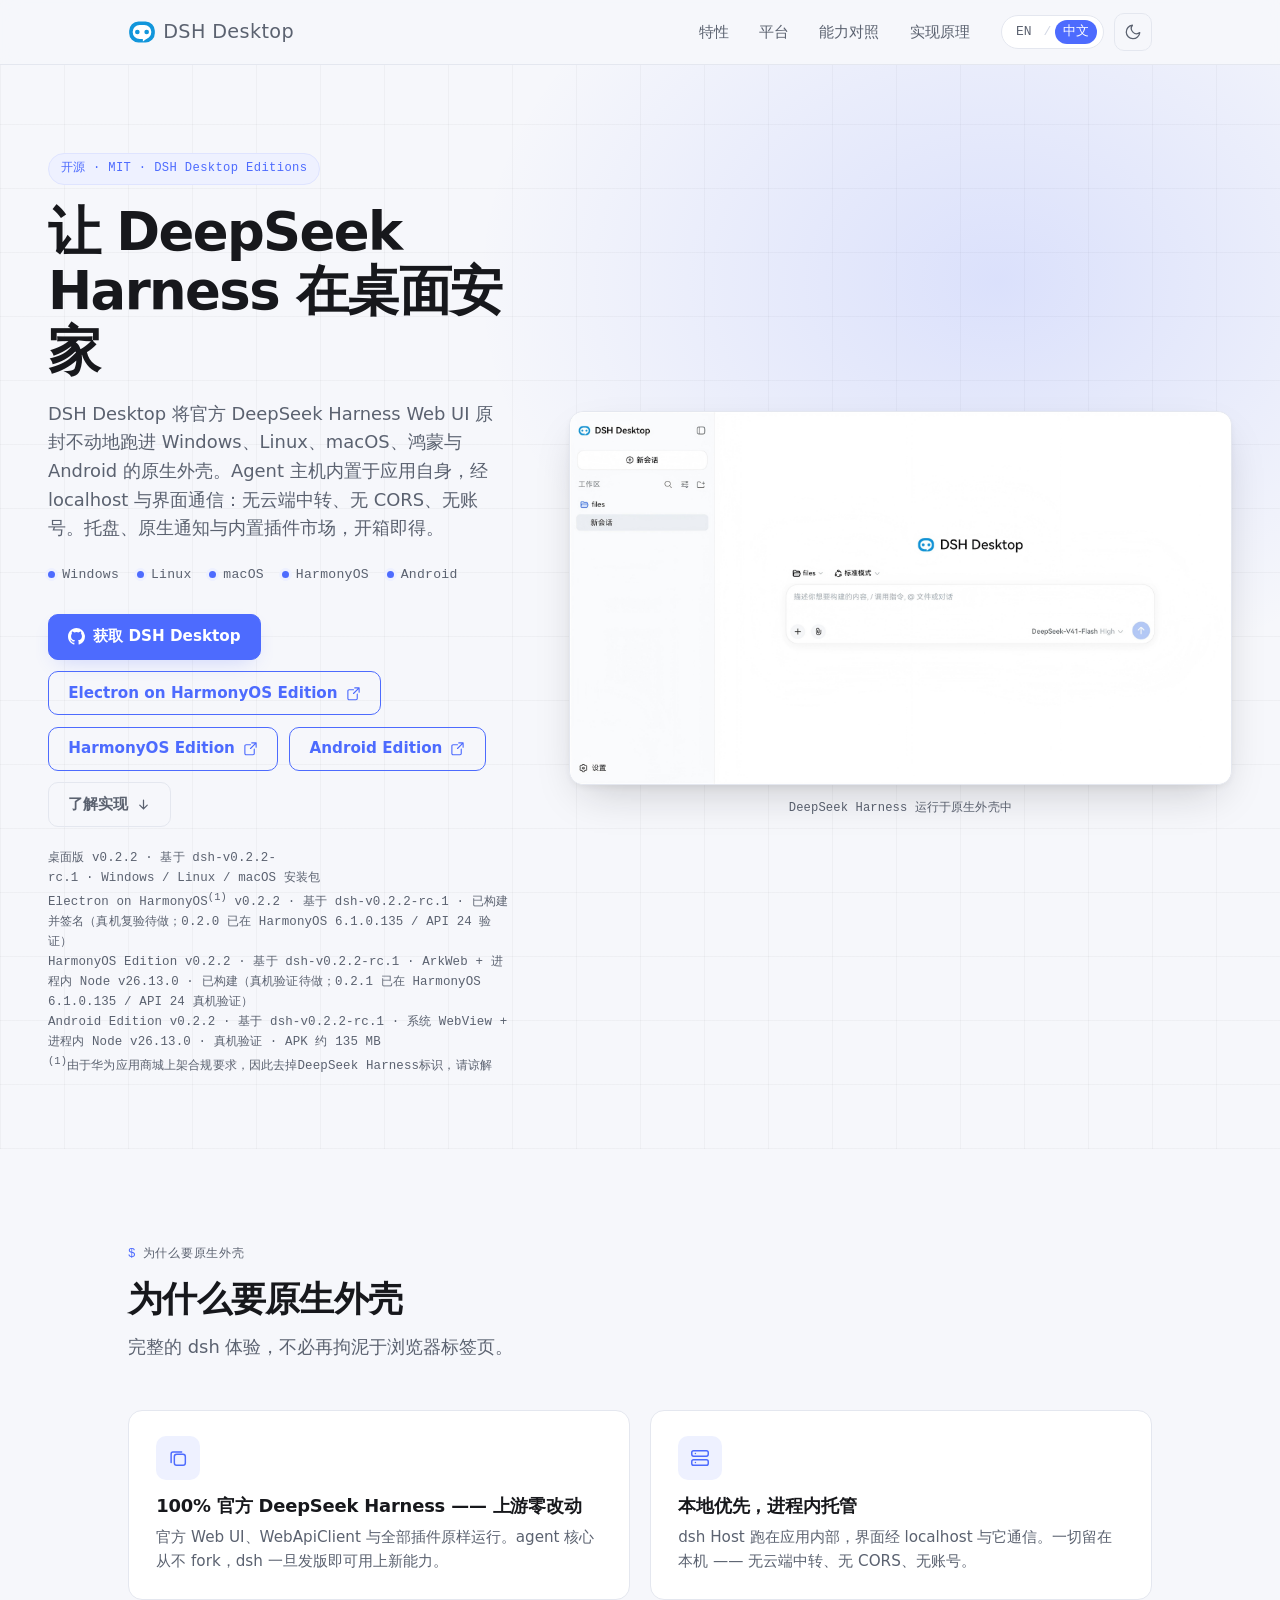
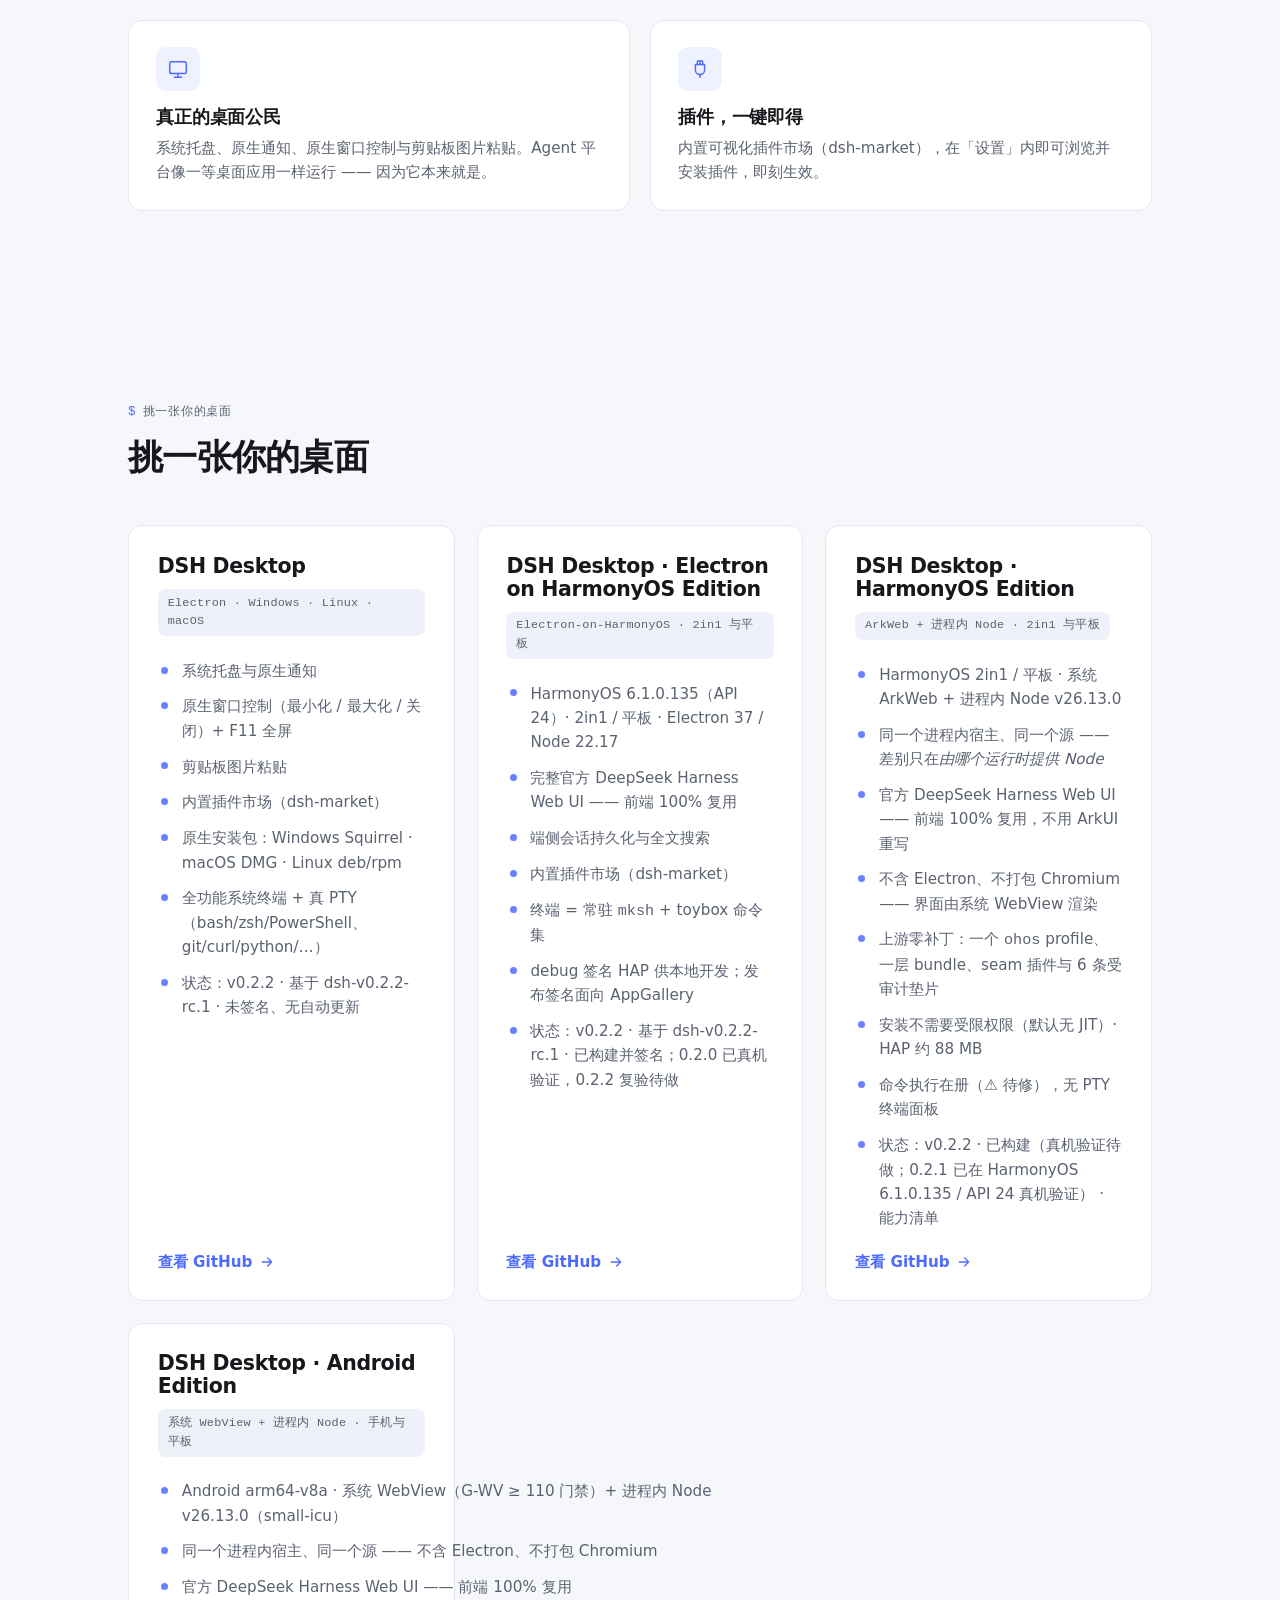
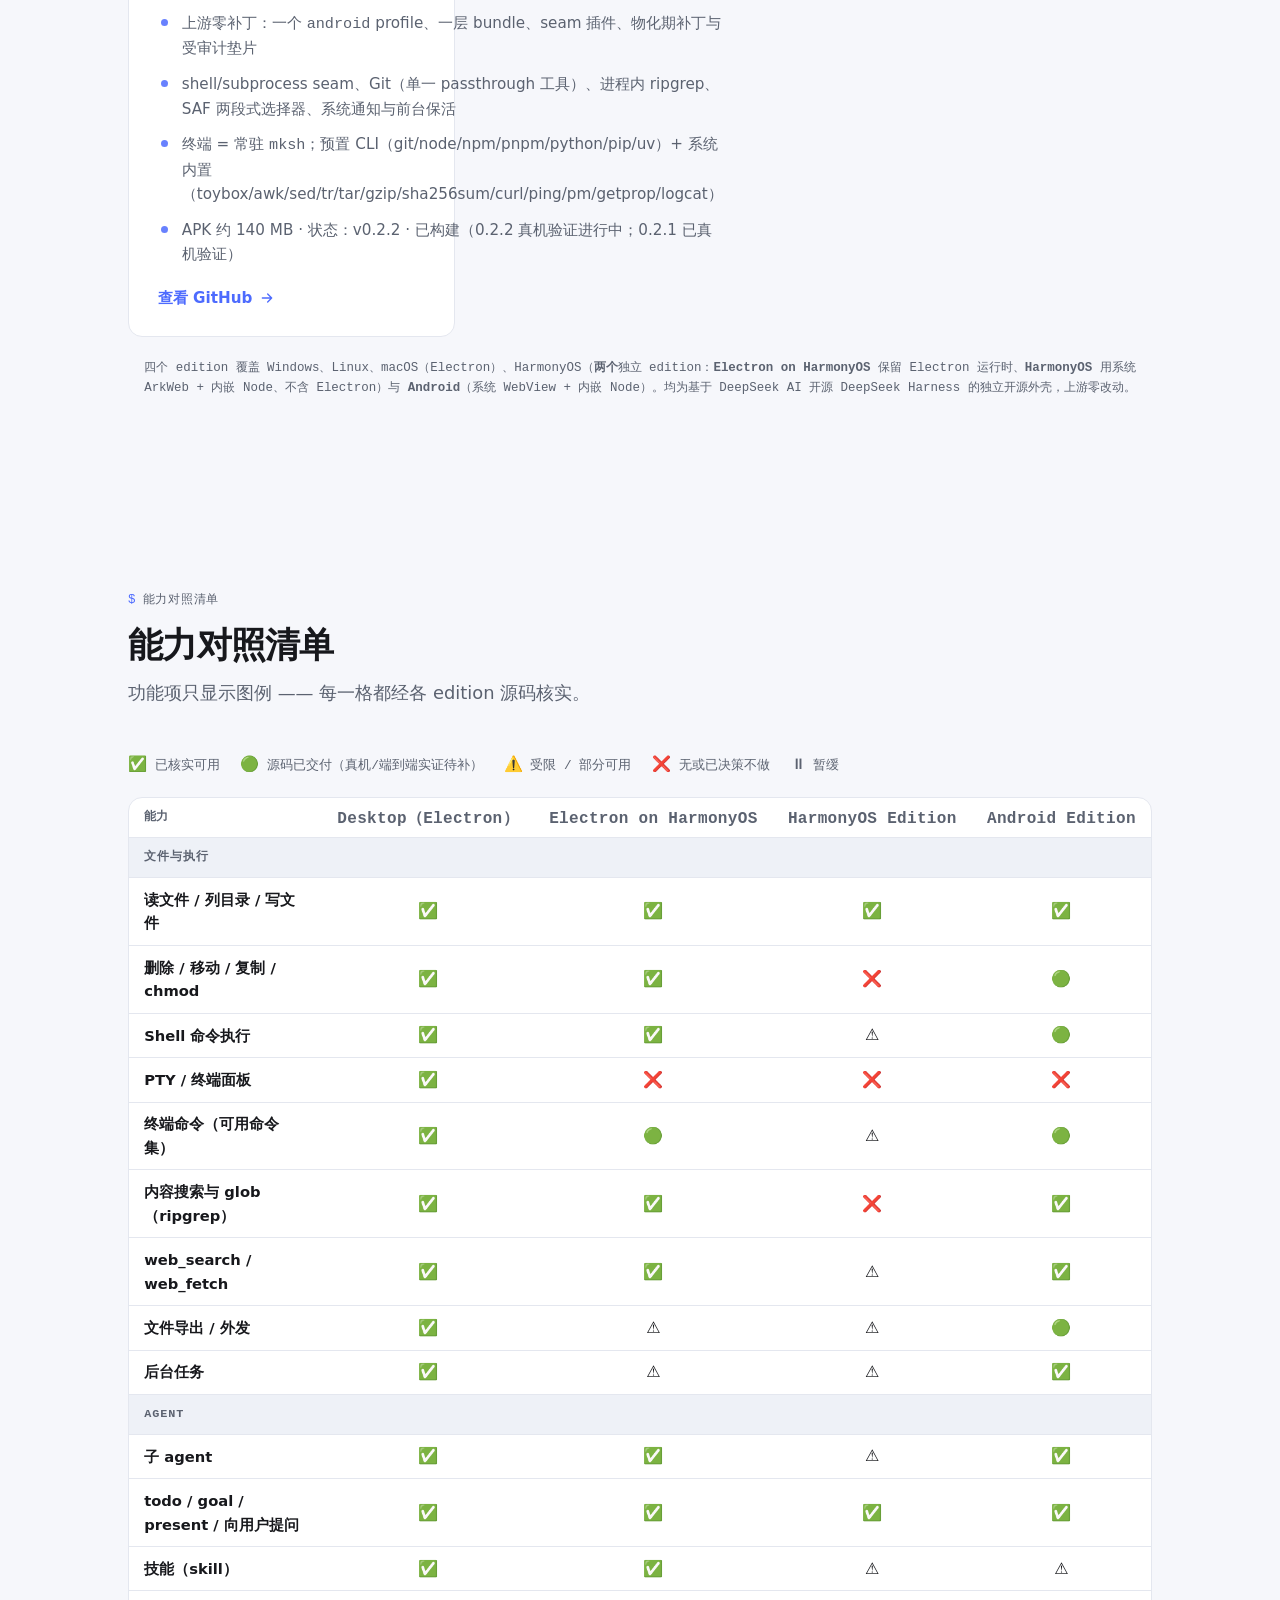
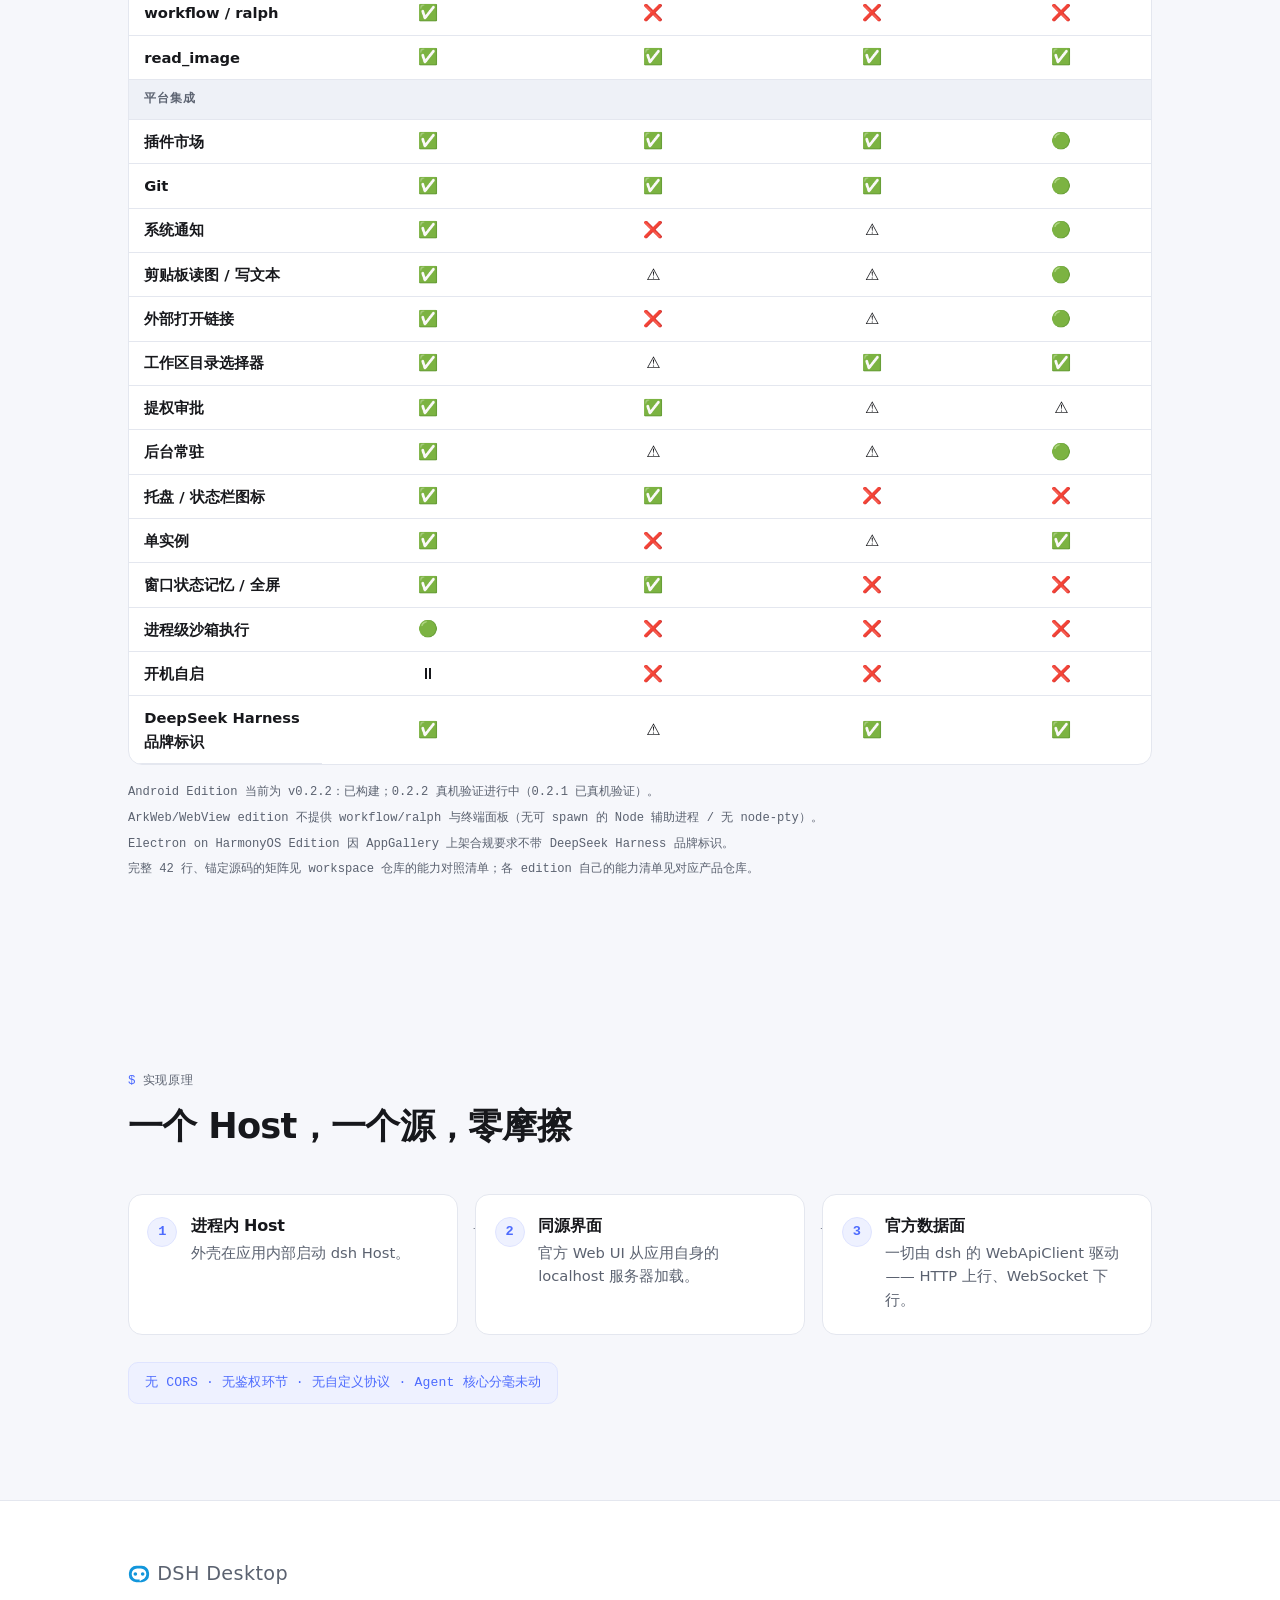
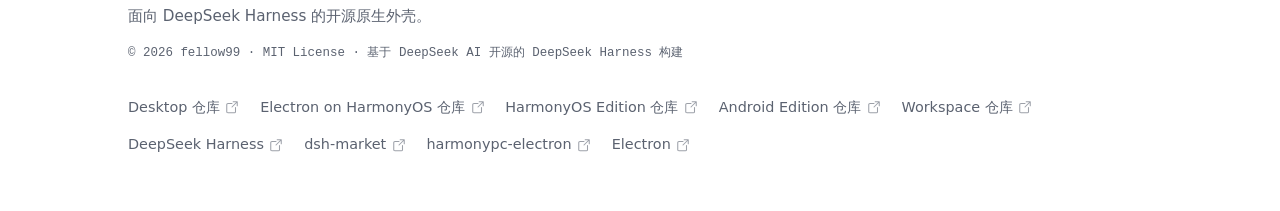
<file: index_zh.html>
<!DOCTYPE html>
<html lang="zh-CN" data-theme="light">
<head>
  <meta charset="UTF-8" />
  <meta name="viewport" content="width=device-width, initial-scale=1.0" />
  <title>DSH Desktop —— Windows / Linux / macOS / HarmonyOS / Android 上的原生 dsh 外壳</title>
  <meta name="description" content="DeepSeek Harness 的开源原生外壳：把官方 Agent Web UI 带到 Windows、Linux、macOS、鸿蒙与 Android。本地优先，上游零改动。" />
  <meta name="theme-color" media="(prefers-color-scheme: light)" content="#f6f7fb" />
  <meta name="theme-color" media="(prefers-color-scheme: dark)" content="#0a0c11" />
  <link rel="canonical" href="https://fellow99.github.io/dsh-desktop-website/index_zh.html" />
  <link rel="alternate" hreflang="en" href="https://fellow99.github.io/dsh-desktop-website/index.html" />
  <link rel="alternate" hreflang="zh-Hans" href="https://fellow99.github.io/dsh-desktop-website/index_zh.html" />
  <link rel="alternate" hreflang="x-default" href="https://fellow99.github.io/dsh-desktop-website/index.html" />
  <meta property="og:type" content="website" />
  <meta property="og:site_name" content="DSH Desktop" />
  <meta property="og:title" content="DSH Desktop —— Windows / Linux / macOS / HarmonyOS / Android 上的原生 dsh 外壳" />
  <meta property="og:description" content="DeepSeek Harness 的开源原生外壳：把官方 Agent Web UI 带到 Windows、Linux、macOS、鸿蒙与 Android。本地优先，上游零改动。" />
  <meta property="og:url" content="https://fellow99.github.io/dsh-desktop-website/index_zh.html" />
  <meta property="og:image" content="https://fellow99.github.io/dsh-desktop-website/images/light.png" />
  <meta property="og:image:width" content="1920" />
  <meta property="og:image:height" content="1080" />
  <meta property="og:image:alt" content="运行在 DSH Desktop 中的官方 DeepSeek Harness Web UI" />
  <meta property="og:locale" content="zh_CN" />
  <meta property="og:locale:alternate" content="en_US" />
  <meta name="twitter:card" content="summary_large_image" />
  <script>
    /* 在首帧渲染前应用已保存的主题，避免闪屏错误配色。 */
    (function () {
      try {
        var t = localStorage.getItem('dsh-theme');
        if (!t) {
          t = window.matchMedia('(prefers-color-scheme: dark)').matches ? 'dark' : 'light';
        }
        document.documentElement.setAttribute('data-theme', t);
      } catch (e) {
        /* 本地存储不可用（如 file:// 严格设置）：维持默认 */
      }
    })();
  </script>
  <link rel="stylesheet" href="style.css" />
  <link rel="icon" type="image/svg+xml" href="images/logo.svg" />
</head>
<body>
  <a class="skip-link" href="#main">跳转到正文</a>

  <header class="site-header">
    <nav class="nav container" aria-label="主导航">
      <a class="brand" href="#top"><img src="images/logo.svg" alt="DeepSeek Harness" class="brand-logo" /><span class="brand-suffix">DSH Desktop</span></a>
      <div class="nav-links">
        <a href="#features">特性</a>
        <a href="#platforms">平台</a>
        <a href="#capabilities">能力对照</a>
        <a href="#how">实现原理</a>
      </div>
      <div class="nav-actions">
        <div class="lang-switch" role="group" aria-label="语言切换">
          <a class="lang" href="index.html" hreflang="en">EN</a>
          <span class="lang-sep" aria-hidden="true">/</span>
          <a class="lang is-active" href="index_zh.html" hreflang="zh-CN" aria-current="page">中文</a>
        </div>
        <button
          id="theme-toggle"
          class="icon-btn"
          type="button"
          aria-label="切换深色模式"
          data-label-dark="切换深色模式"
          data-label-light="切换浅色模式">
          <svg class="i-sun" viewBox="0 0 24 24" width="18" height="18" fill="none" stroke="currentColor" stroke-width="1.7" stroke-linecap="round" stroke-linejoin="round" aria-hidden="true">
            <circle cx="12" cy="12" r="4"></circle>
            <path d="M12 2v2M12 20v2M4.93 4.93l1.41 1.41M17.66 17.66l1.41 1.41M2 12h2M20 12h2M4.93 19.07l1.41-1.41M17.66 6.34l1.41-1.41"></path>
          </svg>
          <svg class="i-moon" viewBox="0 0 24 24" width="18" height="18" fill="none" stroke="currentColor" stroke-width="1.7" stroke-linecap="round" stroke-linejoin="round" aria-hidden="true">
            <path d="M21 12.79A9 9 0 1 1 11.21 3 7 7 0 0 0 21 12.79z"></path>
          </svg>
        </button>
      </div>
    </nav>
  </header>

  <main id="main">
    <!-- ============================== HERO ============================== -->
    <section id="top" class="hero">
      <div class="container hero-grid">
        <div class="hero-copy">
          <span class="eyebrow">开源 · MIT · DSH Desktop Editions</span>
          <h1>让 DeepSeek Harness 在桌面安家</h1>
          <p class="lede">DSH Desktop 将官方 DeepSeek Harness Web UI 原封不动地跑进 Windows、Linux、macOS、鸿蒙与 Android 的原生外壳。Agent 主机内置于应用自身，经 localhost 与界面通信：无云端中转、无 CORS、无账号。托盘、原生通知与内置插件市场，开箱即得。</p>
          <ul class="os-strip" aria-label="支持的平台">
            <li class="os-chip"><span class="os-dot" aria-hidden="true"></span>Windows</li>
            <li class="os-chip"><span class="os-dot" aria-hidden="true"></span>Linux</li>
            <li class="os-chip"><span class="os-dot" aria-hidden="true"></span>macOS</li>
            <li class="os-chip"><span class="os-dot" aria-hidden="true"></span>HarmonyOS</li>
            <li class="os-chip"><span class="os-dot" aria-hidden="true"></span>Android</li>
          </ul>
          <div class="cta-row">
            <a class="btn btn-primary" href="https://github.com/fellow99/dsh-desktop/releases/latest" target="_blank" rel="noopener">
              <svg viewBox="0 0 24 24" width="17" height="17" fill="currentColor" aria-hidden="true"><path d="M12 0C5.37 0 0 5.37 0 12c0 5.31 3.44 9.81 8.21 11.4.6.11.82-.26.82-.58 0-.29-.01-1.04-.02-2.05-3.34.73-4.04-1.61-4.04-1.61-.55-1.39-1.34-1.76-1.34-1.76-1.09-.74.08-.73.08-.73 1.2.08 1.84 1.24 1.84 1.24 1.07 1.83 2.8 1.3 3.48 1 .11-.78.42-1.31.76-1.61-2.66-.3-5.47-1.33-5.47-5.93 0-1.31.47-2.38 1.24-3.22-.12-.3-.54-1.52.12-3.18 0 0 1.01-.32 3.3 1.23a11.5 11.5 0 0 1 6.01 0c2.29-1.55 3.3-1.23 3.3-1.23.66 1.66.24 2.88.12 3.18.77.84 1.24 1.91 1.24 3.22 0 4.61-2.81 5.63-5.48 5.92.43.37.81 1.1.81 2.22 0 1.6-.01 2.89-.01 3.28 0 .32.21.7.82.58A12 12 0 0 0 12 0z"></path></svg>
              获取 DSH Desktop
            </a>
            <a class="btn btn-outline" href="https://github.com/fellow99/dsh-desktop-hos" target="_blank" rel="noopener">
              Electron on HarmonyOS Edition
              <svg viewBox="0 0 24 24" width="15" height="15" fill="none" stroke="currentColor" stroke-width="1.8" stroke-linecap="round" stroke-linejoin="round" aria-hidden="true"><path d="M14 3h7v7M21 3l-9 9M18 13v7a2 2 0 0 1-2 2H5a2 2 0 0 1-2-2V8a2 2 0 0 1 2-2h7"></path></svg>
            </a>
            <a class="btn btn-outline" href="https://github.com/fellow99/dsh-desktop-ark" target="_blank" rel="noopener">
              HarmonyOS Edition
              <svg viewBox="0 0 24 24" width="15" height="15" fill="none" stroke="currentColor" stroke-width="1.8" stroke-linecap="round" stroke-linejoin="round" aria-hidden="true"><path d="M14 3h7v7M21 3l-9 9M18 13v7a2 2 0 0 1-2 2H5a2 2 0 0 1-2-2V8a2 2 0 0 1 2-2h7"></path></svg>
            </a>
            <a class="btn btn-outline" href="https://github.com/fellow99/dsh-desktop-android" target="_blank" rel="noopener">
              Android Edition
              <svg viewBox="0 0 24 24" width="15" height="15" fill="none" stroke="currentColor" stroke-width="1.8" stroke-linecap="round" stroke-linejoin="round" aria-hidden="true"><path d="M14 3h7v7M21 3l-9 9M18 13v7a2 2 0 0 1-2 2H5a2 2 0 0 1-2-2V8a2 2 0 0 1 2-2h7"></path></svg>
            </a>
            <a class="btn btn-ghost" href="#how">
              了解实现
              <svg viewBox="0 0 24 24" width="15" height="15" fill="none" stroke="currentColor" stroke-width="2" stroke-linecap="round" stroke-linejoin="round" aria-hidden="true"><path d="M12 5v14M6 13l6 6 6-6"></path></svg>
            </a>
          </div>
          <p class="trust">
            桌面版 v0.2.2 · 基于 dsh-v0.2.2-rc.1 · Windows / Linux / macOS 安装包
            <br>
            Electron on HarmonyOS<sup>(1)</sup> v0.2.2 · 基于 dsh-v0.2.2-rc.1 · 已构建并签名（真机复验待做；0.2.0 已在 HarmonyOS 6.1.0.135 / API 24 验证）
            <br>
            HarmonyOS Edition v0.2.2 · 基于 dsh-v0.2.2-rc.1 · ArkWeb + 进程内 Node v26.13.0 · 已构建（真机验证待做；0.2.1 已在 HarmonyOS 6.1.0.135 / API 24 真机验证）
            <br>
            Android Edition v0.2.2 · 基于 dsh-v0.2.2-rc.1 · 系统 WebView + 进程内 Node v26.13.0 · 真机验证 · APK 约 135 MB
            <br>
            <sup>(1)</sup>由于华为应用商城上架合规要求，因此去掉DeepSeek Harness标识，请谅解
          </p>
        </div>

        <div class="hero-visual">
          <figure class="hero-shot">
            <img src="images/light.png" data-shot="light" alt="鸿蒙 2in1 设备实拍的 DeepSeek Harness Web UI 浅色主题界面，界面为简体中文" width="1920" height="1080" />
            <img src="images/dark.png" data-shot="dark" alt="鸿蒙 2in1 设备实拍的 DeepSeek Harness Web UI 深色主题界面，界面为简体中文" width="1920" height="1080" />
          </figure>
          <p class="shot-caption">DeepSeek Harness 运行于原生外壳中</p>
        </div>
      </div>
    </section>

    <!-- ============================ FEATURES ============================ -->
    <section id="features" class="section">
      <div class="container">
        <p class="section-eyebrow">为什么要原生外壳</p>
        <div class="section-head">
          <h2>为什么要原生外壳</h2>
          <p class="section-lede">完整的 dsh 体验，不必再拘泥于浏览器标签页。</p>
        </div>

        <div class="feature-grid">
          <article class="feature-card">
            <span class="icon">
              <svg viewBox="0 0 24 24" width="22" height="22" fill="none" stroke="currentColor" stroke-width="1.6" stroke-linecap="round" stroke-linejoin="round" aria-hidden="true"><rect x="8" y="8" width="12" height="12" rx="2.5"></rect><path d="M16 5.5H6.5A2 2 0 0 0 4.5 7.5V17"></path></svg>
            </span>
            <h3>100% 官方 <a href="https://github.com/deepseek-ai/deepseek-harness" target="_blank" rel="noopener">DeepSeek Harness</a> —— 上游零改动</h3>
            <p>官方 Web UI、WebApiClient 与全部插件原样运行。agent 核心从不 fork，dsh 一旦发版即可用上新能力。</p>
          </article>

          <article class="feature-card">
            <span class="icon">
              <svg viewBox="0 0 24 24" width="22" height="22" fill="none" stroke="currentColor" stroke-width="1.6" stroke-linecap="round" stroke-linejoin="round" aria-hidden="true"><rect x="3" y="4" width="18" height="6" rx="2"></rect><rect x="3" y="14" width="18" height="6" rx="2"></rect><path d="M7 7h.01M7 17h.01"></path></svg>
            </span>
            <h3>本地优先，进程内托管</h3>
            <p>dsh Host 跑在应用内部，界面经 localhost 与它通信。一切留在本机 —— 无云端中转、无 CORS、无账号。</p>
          </article>

          <article class="feature-card">
            <span class="icon">
              <svg viewBox="0 0 24 24" width="22" height="22" fill="none" stroke="currentColor" stroke-width="1.6" stroke-linecap="round" stroke-linejoin="round" aria-hidden="true"><rect x="3" y="4" width="18" height="13" rx="2"></rect><path d="M12 17v3M8 21h8"></path></svg>
            </span>
            <h3>真正的桌面公民</h3>
            <p>系统托盘、原生通知、原生窗口控制与剪贴板图片粘贴。Agent 平台像一等桌面应用一样运行 —— 因为它本来就是。</p>
          </article>

          <article class="feature-card">
            <span class="icon">
              <svg viewBox="0 0 24 24" width="22" height="22" fill="none" stroke="currentColor" stroke-width="1.6" stroke-linecap="round" stroke-linejoin="round" aria-hidden="true"><path d="M7 7h10v6a5 5 0 0 1-10 0z"></path><path d="M9 7V4.5a1.5 1.5 0 0 1 3 0V7M12 7V4.5a1.5 1.5 0 0 1 3 0V7"></path><path d="M12 18v3"></path></svg>
            </span>
            <h3>插件，一键即得</h3>
            <p>内置可视化插件市场（<a href="https://github.com/dsh-market/dsh-market" target="_blank" rel="noopener">dsh-market</a>），在「设置」内即可浏览并安装插件，即刻生效。</p>
          </article>
        </div>
      </div>
    </section>

    <!-- ============================ PLATFORMS =========================== -->
    <section id="platforms" class="section">
      <div class="container">
        <p class="section-eyebrow">挑一张你的桌面</p>
        <div class="section-head">
          <h2>挑一张你的桌面</h2>
        </div>

        <div class="platform-grid">
          <article class="platform-card">
            <div class="platform-head">
              <h3>DSH Desktop</h3>
              <span class="platform-tag">Electron · Windows · Linux · macOS</span>
            </div>
            <ul class="bullet-list">
              <li>系统托盘与原生通知</li>
              <li>原生窗口控制（最小化 / 最大化 / 关闭）+ F11 全屏</li>
              <li>剪贴板图片粘贴</li>
              <li>内置插件市场（<a href="https://github.com/dsh-market/dsh-market" target="_blank" rel="noopener">dsh-market</a>）</li>
              <li>原生安装包：Windows Squirrel · macOS DMG · Linux deb/rpm</li>
              <li>全功能系统终端 + 真 PTY（bash/zsh/PowerShell、git/curl/python/…）</li>
              <li>状态：v0.2.2 · 基于 dsh-v0.2.2-rc.1 · 未签名、无自动更新</li>
            </ul>
            <a class="repo-link" href="https://github.com/fellow99/dsh-desktop" target="_blank" rel="noopener">
              查看 GitHub
              <svg viewBox="0 0 24 24" width="16" height="16" fill="none" stroke="currentColor" stroke-width="2" stroke-linecap="round" stroke-linejoin="round" aria-hidden="true"><path d="M5 12h14M13 6l6 6-6 6"></path></svg>
            </a>
          </article>

          <article class="platform-card">
            <div class="platform-head">
              <h3>DSH Desktop · Electron on HarmonyOS Edition</h3>
              <span class="platform-tag">Electron-on-HarmonyOS · 2in1 与平板</span>
            </div>
            <ul class="bullet-list">
              <li>HarmonyOS 6.1.0.135（API 24）· 2in1 / 平板 · Electron 37 / Node 22.17</li>
              <li>完整官方 DeepSeek Harness Web UI —— 前端 100% 复用</li>
              <li>端侧会话持久化与全文搜索</li>
              <li>内置插件市场（<a href="https://github.com/dsh-market/dsh-market" target="_blank" rel="noopener">dsh-market</a>）</li>
              <li>终端 = 常驻 <code>mksh</code> + toybox 命令集</li>
              <li>debug 签名 HAP 供本地开发；发布签名面向 AppGallery</li>
              <li>状态：v0.2.2 · 基于 dsh-v0.2.2-rc.1 · 已构建并签名；0.2.0 已真机验证，0.2.2 复验待做</li>
            </ul>
            <a class="repo-link" href="https://github.com/fellow99/dsh-desktop-hos" target="_blank" rel="noopener">
              查看 GitHub
              <svg viewBox="0 0 24 24" width="16" height="16" fill="none" stroke="currentColor" stroke-width="2" stroke-linecap="round" stroke-linejoin="round" aria-hidden="true"><path d="M5 12h14M13 6l6 6-6 6"></path></svg>
            </a>
          </article>

          <article class="platform-card">
            <div class="platform-head">
              <h3>DSH Desktop · HarmonyOS Edition</h3>
              <span class="platform-tag">ArkWeb + 进程内 Node · 2in1 与平板</span>
            </div>
            <ul class="bullet-list">
              <li>HarmonyOS 2in1 / 平板 · 系统 ArkWeb + 进程内 Node v26.13.0</li>
              <li>同一个进程内宿主、同一个源 —— 差别只在<em>由哪个运行时提供 Node</em></li>
              <li>官方 DeepSeek Harness Web UI —— 前端 100% 复用，不用 ArkUI 重写</li>
              <li>不含 Electron、不打包 Chromium —— 界面由系统 WebView 渲染</li>
              <li>上游零补丁：一个 <code>ohos</code> profile、一层 bundle、seam 插件与 6 条受审计垫片</li>
              <li>安装不需要受限权限（默认无 JIT）· HAP 约 88 MB</li>
              <li>命令执行在册（⚠️ 待修），无 PTY 终端面板</li>
              <li>状态：v0.2.2 · 已构建（真机验证待做；0.2.1 已在 HarmonyOS 6.1.0.135 / API 24 真机验证） · <a href="https://github.com/fellow99/dsh-desktop-ark/blob/main/docs/%E9%B8%BF%E8%92%99%E7%8E%AF%E5%A2%83%E8%83%BD%E5%8A%9B%E6%B8%85%E5%8D%95-0.2.1.md" target="_blank" rel="noopener">能力清单</a></li>
            </ul>
            <a class="repo-link" href="https://github.com/fellow99/dsh-desktop-ark" target="_blank" rel="noopener">
              查看 GitHub
              <svg viewBox="0 0 24 24" width="16" height="16" fill="none" stroke="currentColor" stroke-width="2" stroke-linecap="round" stroke-linejoin="round" aria-hidden="true"><path d="M5 12h14M13 6l6 6-6 6"></path></svg>
            </a>
          </article>

          <article class="platform-card">
            <div class="platform-head">
              <h3>DSH Desktop · Android Edition</h3>
              <span class="platform-tag">系统 WebView + 进程内 Node · 手机与平板</span>
            </div>
            <ul class="bullet-list">
              <li>Android arm64-v8a · 系统 WebView（G-WV ≥ 110 门禁）+ 进程内 Node v26.13.0（small-icu）</li>
              <li>同一个进程内宿主、同一个源 —— 不含 Electron、不打包 Chromium</li>
              <li>官方 DeepSeek Harness Web UI —— 前端 100% 复用</li>
              <li>上游零补丁：一个 <code>android</code> profile、一层 bundle、seam 插件、物化期补丁与受审计垫片</li>
              <li>shell/subprocess seam、Git（单一 passthrough 工具）、进程内 ripgrep、SAF 两段式选择器、系统通知与前台保活</li>
              <li>终端 = 常驻 <code>mksh</code>；预置 CLI（git/node/npm/pnpm/python/pip/uv）+ 系统内置（toybox/awk/sed/tr/tar/gzip/sha256sum/curl/ping/pm/getprop/logcat）</li>
              <li>APK 约 140 MB · 状态：v0.2.2 · 已构建（0.2.2 真机验证进行中；0.2.1 已真机验证）</li>
            </ul>
            <a class="repo-link" href="https://github.com/fellow99/dsh-desktop-android" target="_blank" rel="noopener">
              查看 GitHub
              <svg viewBox="0 0 24 24" width="16" height="16" fill="none" stroke="currentColor" stroke-width="2" stroke-linecap="round" stroke-linejoin="round" aria-hidden="true"><path d="M5 12h14M13 6l6 6-6 6"></path></svg>
            </a>
          </article>
        </div>

        <p class="disclaimer">四个 edition 覆盖 Windows、Linux、macOS（Electron）、HarmonyOS（<strong>两个</strong>独立 edition：<strong>Electron on HarmonyOS</strong> 保留 Electron 运行时、<strong>HarmonyOS</strong> 用系统 ArkWeb + 内嵌 Node、不含 Electron）与 <strong>Android</strong>（系统 WebView + 内嵌 Node）。均为基于 DeepSeek AI 开源 DeepSeek Harness 的独立开源外壳，上游零改动。</p>
      </div>
    </section>

    <!-- ========================== CAPABILITIES ========================== -->
    <section id="capabilities" class="section">
      <div class="container">
        <p class="section-eyebrow">能力对照清单</p>
        <div class="section-head">
          <h2>能力对照清单</h2>
          <p class="section-lede">功能项只显示图例 —— 每一格都经各 edition 源码核实。</p>
        </div>

        <ul class="cap-legend">
          <li><span class="g">✅</span> 已核实可用</li>
          <li><span class="g">🟢</span> 源码已交付（真机/端到端实证待补）</li>
          <li><span class="g">⚠️</span> 受限 / 部分可用</li>
          <li><span class="g">❌</span> 无或已决策不做</li>
          <li><span class="g">⏸</span> 暂缓</li>
        </ul>

        <div class="cap-wrap">
          <table class="cap-table">
            <thead>
              <tr>
                <th scope="col">能力</th>
                <th scope="col">Desktop（Electron）</th>
                <th scope="col">Electron on HarmonyOS</th>
                <th scope="col">HarmonyOS Edition</th>
                <th scope="col">Android Edition</th>
              </tr>
            </thead>
            <tbody>
              <tr class="cap-group"><td colspan="5">文件与执行</td></tr>
              <tr><th scope="row">读文件 / 列目录 / 写文件</th><td class="cap-glyph">✅</td><td class="cap-glyph">✅</td><td class="cap-glyph">✅</td><td class="cap-glyph">✅</td></tr>
              <tr><th scope="row">删除 / 移动 / 复制 / chmod</th><td class="cap-glyph">✅</td><td class="cap-glyph">✅</td><td class="cap-glyph">❌</td><td class="cap-glyph">🟢</td></tr>
              <tr><th scope="row">Shell 命令执行</th><td class="cap-glyph">✅</td><td class="cap-glyph">✅</td><td class="cap-glyph">⚠️</td><td class="cap-glyph">🟢</td></tr>
              <tr><th scope="row">PTY / 终端面板</th><td class="cap-glyph">✅</td><td class="cap-glyph">❌</td><td class="cap-glyph">❌</td><td class="cap-glyph">❌</td></tr>
              <tr><th scope="row">终端命令（可用命令集）</th><td class="cap-glyph">✅</td><td class="cap-glyph">🟢</td><td class="cap-glyph">⚠️</td><td class="cap-glyph">🟢</td></tr>
              <tr><th scope="row">内容搜索与 glob（ripgrep）</th><td class="cap-glyph">✅</td><td class="cap-glyph">✅</td><td class="cap-glyph">❌</td><td class="cap-glyph">✅</td></tr>
              <tr><th scope="row">web_search / web_fetch</th><td class="cap-glyph">✅</td><td class="cap-glyph">✅</td><td class="cap-glyph">⚠️</td><td class="cap-glyph">✅</td></tr>
              <tr><th scope="row">文件导出 / 外发</th><td class="cap-glyph">✅</td><td class="cap-glyph">⚠️</td><td class="cap-glyph">⚠️</td><td class="cap-glyph">🟢</td></tr>
              <tr><th scope="row">后台任务</th><td class="cap-glyph">✅</td><td class="cap-glyph">⚠️</td><td class="cap-glyph">⚠️</td><td class="cap-glyph">✅</td></tr>

              <tr class="cap-group"><td colspan="5">Agent</td></tr>
              <tr><th scope="row">子 agent</th><td class="cap-glyph">✅</td><td class="cap-glyph">✅</td><td class="cap-glyph">⚠️</td><td class="cap-glyph">✅</td></tr>
              <tr><th scope="row">todo / goal / present / 向用户提问</th><td class="cap-glyph">✅</td><td class="cap-glyph">✅</td><td class="cap-glyph">✅</td><td class="cap-glyph">✅</td></tr>
              <tr><th scope="row">技能（skill）</th><td class="cap-glyph">✅</td><td class="cap-glyph">✅</td><td class="cap-glyph">⚠️</td><td class="cap-glyph">⚠️</td></tr>
              <tr><th scope="row">workflow / ralph</th><td class="cap-glyph">✅</td><td class="cap-glyph">❌</td><td class="cap-glyph">❌</td><td class="cap-glyph">❌</td></tr>
              <tr><th scope="row">read_image</th><td class="cap-glyph">✅</td><td class="cap-glyph">✅</td><td class="cap-glyph">✅</td><td class="cap-glyph">✅</td></tr>

              <tr class="cap-group"><td colspan="5">平台集成</td></tr>
              <tr><th scope="row">插件市场</th><td class="cap-glyph">✅</td><td class="cap-glyph">✅</td><td class="cap-glyph">✅</td><td class="cap-glyph">🟢</td></tr>
              <tr><th scope="row">Git</th><td class="cap-glyph">✅</td><td class="cap-glyph">✅</td><td class="cap-glyph">✅</td><td class="cap-glyph">🟢</td></tr>
              <tr><th scope="row">系统通知</th><td class="cap-glyph">✅</td><td class="cap-glyph">❌</td><td class="cap-glyph">⚠️</td><td class="cap-glyph">🟢</td></tr>
              <tr><th scope="row">剪贴板读图 / 写文本</th><td class="cap-glyph">✅</td><td class="cap-glyph">⚠️</td><td class="cap-glyph">⚠️</td><td class="cap-glyph">🟢</td></tr>
              <tr><th scope="row">外部打开链接</th><td class="cap-glyph">✅</td><td class="cap-glyph">❌</td><td class="cap-glyph">⚠️</td><td class="cap-glyph">🟢</td></tr>
              <tr><th scope="row">工作区目录选择器</th><td class="cap-glyph">✅</td><td class="cap-glyph">⚠️</td><td class="cap-glyph">✅</td><td class="cap-glyph">✅</td></tr>
              <tr><th scope="row">提权审批</th><td class="cap-glyph">✅</td><td class="cap-glyph">✅</td><td class="cap-glyph">⚠️</td><td class="cap-glyph">⚠️</td></tr>
              <tr><th scope="row">后台常驻</th><td class="cap-glyph">✅</td><td class="cap-glyph">⚠️</td><td class="cap-glyph">⚠️</td><td class="cap-glyph">🟢</td></tr>
              <tr><th scope="row">托盘 / 状态栏图标</th><td class="cap-glyph">✅</td><td class="cap-glyph">✅</td><td class="cap-glyph">❌</td><td class="cap-glyph">❌</td></tr>
              <tr><th scope="row">单实例</th><td class="cap-glyph">✅</td><td class="cap-glyph">❌</td><td class="cap-glyph">⚠️</td><td class="cap-glyph">✅</td></tr>
              <tr><th scope="row">窗口状态记忆 / 全屏</th><td class="cap-glyph">✅</td><td class="cap-glyph">✅</td><td class="cap-glyph">❌</td><td class="cap-glyph">❌</td></tr>
              <tr><th scope="row">进程级沙箱执行</th><td class="cap-glyph">🟢</td><td class="cap-glyph">❌</td><td class="cap-glyph">❌</td><td class="cap-glyph">❌</td></tr>
              <tr><th scope="row">开机自启</th><td class="cap-glyph">⏸</td><td class="cap-glyph">❌</td><td class="cap-glyph">❌</td><td class="cap-glyph">❌</td></tr>
              <tr><th scope="row">DeepSeek Harness 品牌标识</th><td class="cap-glyph">✅</td><td class="cap-glyph">⚠️</td><td class="cap-glyph">✅</td><td class="cap-glyph">✅</td></tr>
            </tbody>
          </table>
        </div>

        <div class="cap-note">
          <span>Android Edition 当前为 v0.2.2：已构建；0.2.2 真机验证进行中（0.2.1 已真机验证）。</span>
          <span>ArkWeb/WebView edition 不提供 workflow/ralph 与终端面板（无可 spawn 的 Node 辅助进程 / 无 node-pty）。</span>
          <span>Electron on HarmonyOS Edition 因 AppGallery 上架合规要求不带 DeepSeek Harness 品牌标识。</span>
          <span>完整 42 行、锚定源码的矩阵见 workspace 仓库的<a href="https://github.com/fellow99/deepseek-harness-workspace/blob/main/docs/%E8%83%BD%E5%8A%9B%E5%AF%B9%E7%85%A7%E6%B8%85%E5%8D%95.md" target="_blank" rel="noopener">能力对照清单</a>；各 edition 自己的能力清单见对应产品仓库。</span>
        </div>
      </div>
    </section>

    <!-- ============================ HOW IT WORKS ========================= -->
    <section id="how" class="section">
      <div class="container">
        <p class="section-eyebrow">实现原理</p>
        <div class="section-head">
          <h2>一个 Host，一个源，零摩擦</h2>
        </div>

        <ol class="steps">
          <li class="step">
            <span class="step-num" aria-hidden="true">1</span>
            <div>
              <h3>进程内 Host</h3>
              <p>外壳在应用内部启动 dsh Host。</p>
            </div>
          </li>
          <li class="step">
            <span class="step-num" aria-hidden="true">2</span>
            <div>
              <h3>同源界面</h3>
              <p>官方 Web UI 从应用自身的 localhost 服务器加载。</p>
            </div>
          </li>
          <li class="step">
            <span class="step-num" aria-hidden="true">3</span>
            <div>
              <h3>官方数据面</h3>
              <p>一切由 dsh 的 WebApiClient 驱动 —— HTTP 上行、WebSocket 下行。</p>
            </div>
          </li>
        </ol>

        <p class="result-badge">无 CORS · 无鉴权环节 · 无自定义协议 · Agent 核心分毫未动</p>
      </div>
    </section>
  </main>

  <!-- ============================== FOOTER ============================== -->
  <footer class="site-footer">
    <div class="container footer-grid">
      <div class="footer-left">
        <div class="footer-brand"><img src="images/logo.svg" alt="DeepSeek Harness" class="brand-logo footer-brand-logo" /><span class="brand-suffix">DSH Desktop</span></div>
        <p class="footer-one-liner">面向 DeepSeek Harness 的开源原生外壳。</p>
        <p class="footer-copy">&copy; 2026 fellow99 · MIT License · 基于 DeepSeek AI 开源的 DeepSeek Harness 构建</p>
      </div>
      <nav class="footer-links" aria-label="页脚">
        <a href="https://github.com/fellow99/dsh-desktop" target="_blank" rel="noopener">
          Desktop 仓库
          <svg class="ext" viewBox="0 0 24 24" width="14" height="14" fill="none" stroke="currentColor" stroke-width="1.8" stroke-linecap="round" stroke-linejoin="round" aria-hidden="true"><path d="M14 3h7v7M21 3l-9 9M18 13v7a2 2 0 0 1-2 2H5a2 2 0 0 1-2-2V8a2 2 0 0 1 2-2h7"></path></svg>
        </a>
        <a href="https://github.com/fellow99/dsh-desktop-hos" target="_blank" rel="noopener">
          Electron on HarmonyOS 仓库
          <svg class="ext" viewBox="0 0 24 24" width="14" height="14" fill="none" stroke="currentColor" stroke-width="1.8" stroke-linecap="round" stroke-linejoin="round" aria-hidden="true"><path d="M14 3h7v7M21 3l-9 9M18 13v7a2 2 0 0 1-2 2H5a2 2 0 0 1-2-2V8a2 2 0 0 1 2-2h7"></path></svg>
        </a>
        <a href="https://github.com/fellow99/dsh-desktop-ark" target="_blank" rel="noopener">
          HarmonyOS Edition 仓库
          <svg class="ext" viewBox="0 0 24 24" width="14" height="14" fill="none" stroke="currentColor" stroke-width="1.8" stroke-linecap="round" stroke-linejoin="round" aria-hidden="true"><path d="M14 3h7v7M21 3l-9 9M18 13v7a2 2 0 0 1-2 2H5a2 2 0 0 1-2-2V8a2 2 0 0 1 2-2h7"></path></svg>
        </a>
        <a href="https://github.com/fellow99/dsh-desktop-android" target="_blank" rel="noopener">
          Android Edition 仓库
          <svg class="ext" viewBox="0 0 24 24" width="14" height="14" fill="none" stroke="currentColor" stroke-width="1.8" stroke-linecap="round" stroke-linejoin="round" aria-hidden="true"><path d="M14 3h7v7M21 3l-9 9M18 13v7a2 2 0 0 1-2 2H5a2 2 0 0 1-2-2V8a2 2 0 0 1 2-2h7"></path></svg>
        </a>
        <a href="https://github.com/fellow99/deepseek-harness-workspace" target="_blank" rel="noopener">
          Workspace 仓库
          <svg class="ext" viewBox="0 0 24 24" width="14" height="14" fill="none" stroke="currentColor" stroke-width="1.8" stroke-linecap="round" stroke-linejoin="round" aria-hidden="true"><path d="M14 3h7v7M21 3l-9 9M18 13v7a2 2 0 0 1-2 2H5a2 2 0 0 1-2-2V8a2 2 0 0 1 2-2h7"></path></svg>
        </a>
        <a href="https://github.com/deepseek-ai/deepseek-harness" target="_blank" rel="noopener">
          DeepSeek Harness
          <svg class="ext" viewBox="0 0 24 24" width="14" height="14" fill="none" stroke="currentColor" stroke-width="1.8" stroke-linecap="round" stroke-linejoin="round" aria-hidden="true"><path d="M14 3h7v7M21 3l-9 9M18 13v7a2 2 0 0 1-2 2H5a2 2 0 0 1-2-2V8a2 2 0 0 1 2-2h7"></path></svg>
        </a>
        <a href="https://github.com/dsh-market/dsh-market" target="_blank" rel="noopener">
          dsh-market
          <svg class="ext" viewBox="0 0 24 24" width="14" height="14" fill="none" stroke="currentColor" stroke-width="1.8" stroke-linecap="round" stroke-linejoin="round" aria-hidden="true"><path d="M14 3h7v7M21 3l-9 9M18 13v7a2 2 0 0 1-2 2H5a2 2 0 0 1-2-2V8a2 2 0 0 1 2-2h7"></path></svg>
        </a>
        <a href="https://atomgit.com/jianguoxu/harmonypc-electron" target="_blank" rel="noopener">
          harmonypc-electron
          <svg class="ext" viewBox="0 0 24 24" width="14" height="14" fill="none" stroke="currentColor" stroke-width="1.8" stroke-linecap="round" stroke-linejoin="round" aria-hidden="true"><path d="M14 3h7v7M21 3l-9 9M18 13v7a2 2 0 0 1-2 2H5a2 2 0 0 1-2-2V8a2 2 0 0 1 2-2h7"></path></svg>
        </a>
        <a href="https://www.electronjs.org/" target="_blank" rel="noopener">
          Electron
          <svg class="ext" viewBox="0 0 24 24" width="14" height="14" fill="none" stroke="currentColor" stroke-width="1.8" stroke-linecap="round" stroke-linejoin="round" aria-hidden="true"><path d="M14 3h7v7M21 3l-9 9M18 13v7a2 2 0 0 1-2 2H5a2 2 0 0 1-2-2V8a2 2 0 0 1 2-2h7"></path></svg>
        </a>
      </nav>
    </div>
  </footer>

  <script src="script.js"></script>
</body>
</html>
</file>
<file: style.css>
/* =========================================================================
   DSH Desktop Editions — shared stylesheet
   All color/interaction styling is driven by CSS custom properties that
   switch on the <html data-theme="..."> attribute, with a no-JS fallback.
   ========================================================================= */

/* ------------------------------------------------------------------ tokens */
:root {
  --font-sans: system-ui, -apple-system, "Segoe UI", Roboto, "Helvetica Neue",
    Arial, "PingFang SC", "Hiragino Sans GB", "Microsoft YaHei", sans-serif;
  --font-mono: ui-monospace, "Cascadia Code", SFMono-Regular, Consolas,
    "Liberation Mono", Menlo, monospace;

  /* light palette */
  --bg: #f6f7fb;
  --surface: #ffffff;
  --surface-2: #eef1f7;
  --text: #17181c;
  --muted: #5b6270;
  --hairline: #e4e7ef;
  --hairline-strong: #d2d7e4;

  --accent: #4d6bfe;
  --accent-strong: #3a55e8;
  --accent-contrast: #ffffff;
  --accent-soft: #eef1ff;
  --accent-soft-border: #dfe4ff;
  --accent-glow: rgba(77, 107, 254, 0.32);

  --tag-bg: #eef1f7;
  --tag-text: #5b6270;

  --nav-bg: rgba(246, 247, 251, 0.82);
  --shadow-soft: 0 2px 12px rgba(23, 24, 28, 0.05);

  /* hero flourish */
  --glow-a: rgba(77, 107, 254, 0.16);
  --grid-line: rgba(23, 24, 28, 0.035);

  /* app-window shadow */
  --shot-shadow: 0 18px 42px -14px rgba(23, 24, 28, 0.22),
    0 3px 10px -2px rgba(23, 24, 28, 0.08);
  --shot-shadow-hover: 0 34px 68px -20px rgba(23, 24, 28, 0.36),
    0 12px 26px -8px rgba(23, 24, 28, 0.14), 0 0 0 1px var(--accent-glow),
    0 14px 52px -10px var(--accent-glow);

  --ring: var(--accent);

  --radius-lg: 14px;
  --radius-md: 10px;
  --radius-sm: 8px;

  --ease: cubic-bezier(0.22, 0.61, 0.36, 1);
  --maxw: 1120px;
}

/* dark palette (mirrored from the @media fallback below) */
html[data-theme="dark"] {
  --bg: #0a0c11;
  --surface: #12151e;
  --surface-2: #171b26;
  --text: #eceef3;
  --muted: #99a1b2;
  --hairline: #232837;
  --hairline-strong: #2e3646;

  --accent: #7c93ff;
  --accent-strong: #95a7ff;
  --accent-contrast: #0c101c;
  --accent-soft: #1a1f2c;
  --accent-soft-border: #2a3146;
  --accent-glow: rgba(124, 147, 255, 0.30);

  --tag-bg: #171b26;
  --tag-text: #99a1b2;

  --nav-bg: rgba(10, 12, 17, 0.82);
  --shadow-soft: 0 2px 12px rgba(0, 0, 0, 0.4);

  --glow-a: rgba(124, 147, 255, 0.10);
  --grid-line: rgba(236, 238, 243, 0.045);

  --shot-shadow: 0 18px 44px -14px rgba(0, 0, 0, 0.6),
    0 3px 12px -2px rgba(0, 0, 0, 0.5);
  --shot-shadow-hover: 0 36px 70px -18px rgba(0, 0, 0, 0.78),
    0 14px 30px -8px rgba(0, 0, 0, 0.5), 0 0 0 1px var(--accent-glow),
    0 14px 52px -8px var(--accent-glow);
}

/* no-JS fallback: when the inline head script is absent the <html> has no
   theme attribute, so mirror the dark token set to match the OS preference. */
@media (prefers-color-scheme: dark) {
  :root:not([data-theme]) {
    --bg: #0a0c11;
    --surface: #12151e;
    --surface-2: #171b26;
    --text: #eceef3;
    --muted: #99a1b2;
    --hairline: #232837;
    --hairline-strong: #2e3646;
    --accent: #7c93ff;
    --accent-strong: #95a7ff;
    --accent-contrast: #0c101c;
    --accent-soft: #1a1f2c;
    --accent-soft-border: #2a3146;
    --accent-glow: rgba(124, 147, 255, 0.3);
    --tag-bg: #171b26;
    --tag-text: #99a1b2;
    --nav-bg: rgba(10, 12, 17, 0.82);
    --shadow-soft: 0 2px 12px rgba(0, 0, 0, 0.4);
    --glow-a: rgba(124, 147, 255, 0.1);
    --grid-line: rgba(236, 238, 243, 0.045);
    --shot-shadow: 0 18px 44px -14px rgba(0, 0, 0, 0.6),
      0 3px 12px -2px rgba(0, 0, 0, 0.5);
    --shot-shadow-hover: 0 36px 70px -18px rgba(0, 0, 0, 0.78),
      0 14px 30px -8px rgba(0, 0, 0, 0.5), 0 0 0 1px var(--accent-glow),
      0 14px 52px -8px var(--accent-glow);
  }
}

/* -------------------------------------------------------------------- base */
*,
*::before,
*::after {
  box-sizing: border-box;
}

html {
  scroll-behavior: smooth;
  scroll-padding-top: calc(64px + 22px);
  -webkit-text-size-adjust: 100%;
}

body {
  margin: 0;
  font-family: var(--font-sans);
  background-color: var(--bg);
  color: var(--text);
  line-height: 1.6;
  -webkit-font-smoothing: antialiased;
  text-rendering: optimizeLegibility;
  transition: background-color 0.35s var(--ease), color 0.35s var(--ease);
}

img {
  display: block;
  max-width: 100%;
  height: auto;
}

a {
  color: inherit;
  text-decoration: none;
}

h1,
h2,
h3 {
  margin: 0;
  font-weight: 700;
  letter-spacing: -0.02em;
  line-height: 1.12;
  color: var(--text);
}

p {
  margin: 0;
}

:focus-visible {
  outline: 2px solid var(--ring);
  outline-offset: 3px;
  border-radius: 6px;
}

@media (prefers-reduced-motion: reduce) {
  * {
    animation: none !important;
    transition: none !important;
    scroll-behavior: auto !important;
  }
}

/* skip link */
.skip-link {
  position: absolute;
  left: 12px;
  top: -60px;
  z-index: 200;
  padding: 0.6rem 1rem;
  background: var(--accent);
  color: var(--accent-contrast);
  font-size: 0.875rem;
  font-weight: 600;
  border-radius: 0 0 var(--radius-sm) var(--radius-sm);
  transition: top 0.2s var(--ease);
}
.skip-link:active,
.skip-link:focus {
  top: 0;
}

/* --------------------------------------------------------------- container */
.container {
  width: 100%;
  max-width: var(--maxw);
  margin-inline: auto;
  padding-inline: clamp(20px, 5vw, 48px);
}

/* --------------------------------------------------------------- typography */
.eyebrow {
  display: inline-flex;
  align-items: center;
  gap: 0.45rem;
  padding: 0.32rem 0.72rem;
  font-family: var(--font-mono);
  font-size: 0.76rem;
  letter-spacing: 0.03em;
  color: var(--accent);
  background: var(--accent-soft);
  border: 1px solid var(--accent-soft-border);
  border-radius: 999px;
  white-space: normal;
}

.section-eyebrow {
  display: block;
  font-family: var(--font-mono);
  font-size: 0.78rem;
  letter-spacing: 0.06em;
  color: var(--muted);
  margin-bottom: 0.9rem;
}
.section-eyebrow::before {
  content: "$";
  color: var(--accent);
  margin-right: 0.4rem;
}

.section {
  padding-block: clamp(4rem, 8vw, 6rem);
}

.section-head {
  max-width: 44rem;
  margin-bottom: clamp(2rem, 4vw, 3rem);
}
.section-head h2 {
  font-size: clamp(1.6rem, 3.4vw, 2.2rem);
}
.section-lede {
  margin-top: 0.9rem;
  color: var(--muted);
  font-size: clamp(1rem, 1.4vw, 1.12rem);
}

/* ---------------------------------------------------------------- buttons */
.btn {
  display: inline-flex;
  align-items: center;
  justify-content: center;
  gap: 0.5rem;
  font-family: var(--font-sans);
  font-size: 0.95rem;
  font-weight: 600;
  line-height: 1;
  padding: 0.85rem 1.2rem;
  border-radius: var(--radius-md);
  border: 1px solid transparent;
  cursor: pointer;
  transition: background-color 0.22s var(--ease), border-color 0.22s var(--ease),
    transform 0.22s var(--ease), box-shadow 0.22s var(--ease);
}

.btn-primary {
  background: var(--accent);
  color: var(--accent-contrast);
  border-color: var(--accent);
  box-shadow: 0 8px 22px -10px var(--accent-glow);
}
.btn-primary:hover {
  background: var(--accent-strong);
  border-color: var(--accent-strong);
  transform: translateY(-1px);
}

.btn-outline {
  background: transparent;
  color: var(--accent);
  border-color: var(--accent);
}
.btn-outline:hover {
  background: var(--accent-soft);
}

.btn-ghost {
  background: transparent;
  color: var(--muted);
  border-color: var(--hairline);
}
.btn-ghost:hover {
  color: var(--text);
  border-color: var(--hairline-strong);
}

.icon-btn {
  display: inline-flex;
  align-items: center;
  justify-content: center;
  width: 38px;
  height: 38px;
  padding: 0;
  border-radius: var(--radius-md);
  border: 1px solid var(--hairline);
  background: transparent;
  color: var(--muted);
  cursor: pointer;
  transition: color 0.2s var(--ease), border-color 0.2s var(--ease),
    background-color 0.2s var(--ease);
}
.icon-btn:hover {
  color: var(--accent);
  border-color: var(--hairline-strong);
}
.icon-btn svg {
  display: block;
}

/* theme-toggle icon swap: in light mode show the moon (click -> dark),
   in dark mode show the sun (click -> light).
   `.icon-btn` prefix keeps these above `.icon-btn svg { display:block }`. */
.icon-btn .i-sun {
  display: none;
}
.icon-btn .i-moon {
  display: block;
}
html[data-theme="dark"] .icon-btn .i-sun {
  display: block;
}
html[data-theme="dark"] .icon-btn .i-moon {
  display: none;
}

/* ------------------------------------------------------------------- nav */
.site-header {
  position: sticky;
  top: 0;
  z-index: 50;
  background: var(--nav-bg);
  -webkit-backdrop-filter: saturate(140%) blur(10px);
  backdrop-filter: saturate(140%) blur(10px);
  border-bottom: 1px solid var(--hairline);
}

.nav {
  display: flex;
  align-items: center;
  gap: 1.25rem;
  height: 64px;
}

.brand {
  display: inline-flex;
  align-items: baseline;
  gap: 0.45rem;
  font-weight: 700;
  font-size: 1.02rem;
  letter-spacing: -0.01em;
  color: var(--text);
  white-space: nowrap;
}
.brand-suffix {
  font-size: 1.2rem;
  font-weight: 500;
  color: var(--muted);
  letter-spacing: 0.02em;
}
.brand-logo {
  height: 28px;
  width: auto;
  flex: none;
  align-self: center;
}
.footer-brand-logo {
  height: 22px;
}

.nav-links {
  display: flex;
  gap: 0.5rem;
  margin-left: auto;
}
.nav-links a {
  padding: 0.42rem 0.7rem;
  font-size: 0.92rem;
  color: var(--muted);
  border-radius: var(--radius-sm);
  transition: color 0.2s var(--ease), background-color 0.2s var(--ease);
}
.nav-links a:hover {
  color: var(--text);
  background: var(--surface-2);
}

.nav-actions {
  display: flex;
  align-items: center;
  gap: 0.6rem;
}

/* language switch — pill control, mirrors the fellow99.github.io hub */
.lang-switch {
  display: inline-flex;
  align-items: center;
  gap: 4px;
  font-family: var(--font-mono);
  font-size: 13px;
  border: 1px solid var(--hairline);
  border-radius: 999px;
  padding: 4px 6px;
  background: var(--surface);
}
.lang {
  color: var(--muted);
  padding: 2px 8px;
  border-radius: 999px;
  transition: color 0.2s var(--ease), background-color 0.2s var(--ease);
}
.lang:hover {
  color: var(--text);
  text-decoration: none;
}
.lang.is-active {
  color: var(--accent-contrast);
  background: var(--accent);
}
.lang-sep {
  color: var(--hairline-strong);
}

/* ------------------------------------------------------------------- hero */
.hero {
  position: relative;
  overflow: hidden;
  padding-block: clamp(3.5rem, 7vw, 5.5rem) clamp(3rem, 6vw, 4.5rem);
}
/* subtle background flourish (radial glow + faint grid) — adapts to theme */
.hero::before {
  content: "";
  position: absolute;
  inset: 0;
  z-index: 0;
  pointer-events: none;
  background-image: radial-gradient(
      60% 55% at 78% 20%,
      var(--glow-a) 0%,
      transparent 68%
    ),
    repeating-linear-gradient(
      90deg,
      var(--grid-line) 0 1px,
      transparent 1px 64px
    ),
    repeating-linear-gradient(
      0deg,
      var(--grid-line) 0 1px,
      transparent 1px 64px
    );
}
.hero > .container {
  position: relative;
  z-index: 1;
}

.hero-grid {
  display: grid;
  /* copy : screenshot = 1 : 1.44 → the shot renders ~1.5× its former size
     (screenshot column ≈ 722px vs ~477px when the hero container maxes out) */
  grid-template-columns: 1fr 1.44fr;
  gap: clamp(2.25rem, 5vw, 3.75rem);
  align-items: center;
}

/* the hero gets extra room so the product screenshot can be large */
.hero .container {
  max-width: 1380px;
}

.hero-copy {
  min-width: 0;
}
.hero-copy h1 {
  margin-top: 1.1rem;
  font-size: clamp(2.1rem, 5vw, 3.3rem);
  font-weight: 700;
  letter-spacing: -0.03em;
}
.hero-copy .lede {
  margin-top: 1.25rem;
  max-width: 34rem;
  color: var(--muted);
  font-size: clamp(1rem, 1.5vw, 1.12rem);
}

.cta-row {
  display: flex;
  flex-wrap: wrap;
  align-items: center;
  gap: 0.7rem;
  margin-top: 1.8rem;
}

.trust {
  margin-top: 1.4rem;
  font-family: var(--font-mono);
  font-size: 0.78rem;
  letter-spacing: 0.01em;
  color: var(--muted);
  text-wrap: balance;
}

/* supported-platform strip — the "four desktops" emphasis under the lede */
.os-strip {
  display: flex;
  flex-wrap: wrap;
  gap: 0.45rem 1.1rem;
  margin-top: 1.3rem;
  padding: 0;
  list-style: none;
}
.os-chip {
  display: inline-flex;
  align-items: center;
  gap: 0.45rem;
  font-family: var(--font-mono);
  font-size: 0.82rem;
  letter-spacing: 0.02em;
  color: var(--muted);
}
.os-dot {
  width: 7px;
  height: 7px;
  border-radius: 50%;
  background: var(--accent);
  box-shadow: 0 0 0 3px var(--accent-soft);
  flex: none;
}

/* hero load-in: subtle fade/slide for the copy block + the shot only */
@keyframes riseIn {
  from {
    opacity: 0;
    transform: translateY(14px);
  }
  to {
    opacity: 1;
    transform: translateY(0);
  }
}
.hero-copy > * {
  animation: riseIn 0.6s var(--ease) backwards;
}
.hero-copy > *:nth-child(1) {
  animation-delay: 0.02s;
}
.hero-copy > *:nth-child(2) {
  animation-delay: 0.1s;
}
.hero-copy > *:nth-child(3) {
  animation-delay: 0.18s;
}
.hero-copy > *:nth-child(4) {
  animation-delay: 0.26s;
}
.hero-copy > *:nth-child(5) {
  animation-delay: 0.34s;
}
.hero-copy > *:nth-child(6) {
  animation-delay: 0.42s;
}
.hero-shot {
  animation: riseIn 0.7s var(--ease) 0.14s backwards;
}

/* app-window presentation of the screenshot */
.hero-visual {
  min-width: 0;
}
.hero-shot {
  margin: 0;
  border-radius: var(--radius-lg);
  border: 1px solid var(--hairline);
  overflow: hidden;
  background: var(--surface);
  box-shadow: var(--shot-shadow);
  transition: transform 0.5s var(--ease), box-shadow 0.65s var(--ease);
  will-change: transform;
}
.hero-shot:hover {
  transform: translateY(-4px);
  box-shadow: var(--shot-shadow-hover);
}
.hero-shot img {
  width: 100%;
  height: auto;
  border-radius: calc(var(--radius-lg) - 1px);
}

/* screenshot theme swap — pure CSS, before JS runs.
   Default (no attribute): follow the OS. */
img[data-shot="dark"] {
  display: none;
}
img[data-shot="light"] {
  display: block;
}
@media (prefers-color-scheme: dark) {
  img[data-shot="light"] {
    display: none;
  }
  img[data-shot="dark"] {
    display: block;
  }
}
/* explicit attribute (set by the inline head script) always wins */
html[data-theme="light"] img[data-shot="dark"] {
  display: none;
}
html[data-theme="light"] img[data-shot="light"] {
  display: block;
}
html[data-theme="dark"] img[data-shot="light"] {
  display: none;
}
html[data-theme="dark"] img[data-shot="dark"] {
  display: block;
}

.shot-caption {
  margin-top: 0.9rem;
  text-align: center;
  font-family: var(--font-mono);
  font-size: 0.76rem;
  letter-spacing: 0.01em;
  color: var(--muted);
}

/* --------------------------------------------------------------- features */
.feature-grid {
  display: grid;
  grid-template-columns: repeat(2, 1fr);
  gap: 20px;
}

.feature-card {
  border: 1px solid var(--hairline);
  background: var(--surface);
  border-radius: var(--radius-lg);
  padding: 1.6rem 1.7rem;
}
.feature-card .icon {
  display: inline-flex;
  align-items: center;
  justify-content: center;
  width: 44px;
  height: 44px;
  border-radius: var(--radius-md);
  background: var(--accent-soft);
  color: var(--accent);
  margin-bottom: 1rem;
}
.feature-card h3 {
  font-size: 1.12rem;
  letter-spacing: -0.01em;
  margin-bottom: 0.55rem;
}
.feature-card p {
  color: var(--muted);
  font-size: 0.95rem;
}

/* --------------------------------------------------------------- platforms */
.platform-grid {
  display: grid;
  grid-template-columns: repeat(auto-fit, minmax(300px, 1fr));
  gap: 22px;
}

.platform-card {
  display: flex;
  flex-direction: column;
  border: 1px solid var(--hairline);
  background: var(--surface);
  border-radius: var(--radius-lg);
  padding: 1.8rem 1.8rem 1.6rem;
}

.platform-head h3 {
  font-size: 1.28rem;
  letter-spacing: -0.015em;
}
.platform-tag {
  display: inline-block;
  margin-top: 0.7rem;
  padding: 0.3rem 0.62rem;
  font-family: var(--font-mono);
  font-size: 0.74rem;
  letter-spacing: 0.02em;
  color: var(--tag-text);
  background: var(--tag-bg);
  border-radius: var(--radius-sm);
}

.bullet-list {
  list-style: none;
  margin: 1.4rem 0 1.2rem;
  padding: 0;
  display: grid;
  gap: 0.72rem;
}
.bullet-list li {
  position: relative;
  padding-left: 1.5rem;
  color: var(--muted);
  font-size: 0.95rem;
}
.bullet-list li::before {
  content: "";
  position: absolute;
  left: 0.2rem;
  top: 0.52em;
  width: 7px;
  height: 7px;
  border-radius: 50%;
  background: var(--accent);
  opacity: 0.85;
}

.repo-link {
  margin-top: auto;
  display: inline-flex;
  align-items: center;
  gap: 0.42rem;
  font-weight: 600;
  font-size: 0.95rem;
  color: var(--accent);
  transition: color 0.2s var(--ease);
}
.repo-link:hover {
  color: var(--accent-strong);
  text-decoration: underline;
  text-underline-offset: 3px;
}
.repo-link svg {
  transition: transform 0.2s var(--ease);
}
.repo-link:hover svg {
  transform: translateX(3px);
}

.disclaimer {
  margin-top: 1.4rem;
  text-align: center;
  font-family: var(--font-mono);
  font-size: 0.78rem;
  color: var(--muted);
}

/* --------------------------------------------------------- capability matrix */
.cap-legend {
  display: flex;
  flex-wrap: wrap;
  gap: 0.55rem 1.3rem;
  margin: 0 0 1.3rem;
  padding: 0;
  list-style: none;
  font-family: var(--font-mono);
  font-size: 0.8rem;
  color: var(--muted);
}
.cap-legend span {
  display: inline-flex;
  align-items: center;
  gap: 0.42rem;
  white-space: nowrap;
}
.cap-legend .g {
  font-size: 0.95rem;
  line-height: 1;
}
.cap-wrap {
  overflow-x: auto;
  border: 1px solid var(--hairline);
  border-radius: var(--radius-lg);
  background: var(--surface);
}
.cap-table {
  width: 100%;
  min-width: 680px;
  border-collapse: collapse;
  font-size: 0.92rem;
}
.cap-table th,
.cap-table td {
  padding: 0.62rem 0.95rem;
  text-align: left;
  border-bottom: 1px solid var(--hairline);
}
.cap-table thead th {
  font-family: var(--font-mono);
  font-size: 0.76rem;
  font-weight: 600;
  letter-spacing: 0.02em;
  color: var(--muted);
  vertical-align: bottom;
}
.cap-table tbody tr:last-child td {
  border-bottom: none;
}
.cap-table th + th,
.cap-table td.cap-glyph {
  text-align: center;
  width: 12%;
  white-space: nowrap;
  font-size: 1rem;
  line-height: 1;
}
.cap-table .cap-group td {
  background: var(--tag-bg);
  color: var(--tag-text);
  font-family: var(--font-mono);
  font-size: 0.74rem;
  font-weight: 600;
  letter-spacing: 0.08em;
  text-transform: uppercase;
}
.cap-table tbody tr:not(.cap-group):hover td {
  background: var(--accent-soft);
}
.cap-note {
  margin-top: 1.1rem;
  display: grid;
  gap: 0.4rem;
  font-family: var(--font-mono);
  font-size: 0.76rem;
  color: var(--muted);
}

/* ------------------------------------------------------------ how it works */
.steps {
  list-style: none;
  margin: 0;
  padding: 0;
  display: flex;
  align-items: stretch;
  gap: 1.1rem;
}

.step {
  flex: 1 1 0;
  min-width: 0;
  position: relative;
  display: flex;
  gap: 0.85rem;
  align-items: flex-start;
  padding: 1.4rem 1.4rem 1.4rem 1.15rem;
  border: 1px solid var(--hairline);
  background: var(--surface);
  border-radius: var(--radius-lg);
}
.step:not(:last-child)::after {
  content: "\2192";
  position: absolute;
  right: -1.72rem;
  top: 1.6rem;
  color: var(--muted);
  font-size: 1.1rem;
  line-height: 1;
  font-family: var(--font-mono);
}
.step-num {
  flex: none;
  display: inline-flex;
  align-items: center;
  justify-content: center;
  width: 30px;
  height: 30px;
  border-radius: 50%;
  font-family: var(--font-mono);
  font-size: 0.85rem;
  font-weight: 600;
  color: var(--accent);
  background: var(--accent-soft);
  border: 1px solid var(--accent-soft-border);
}
.step h3 {
  font-size: 1rem;
  letter-spacing: -0.01em;
  margin-bottom: 0.35rem;
}
.step p {
  color: var(--muted);
  font-size: 0.92rem;
}

.result-badge {
  margin-top: 1.7rem;
  display: inline-flex;
  align-items: center;
  flex-wrap: wrap;
  gap: 0.4rem;
  padding: 0.6rem 1rem;
  font-family: var(--font-mono);
  font-size: 0.82rem;
  letter-spacing: 0.01em;
  color: var(--accent);
  background: var(--accent-soft);
  border: 1px solid var(--accent-soft-border);
  border-radius: var(--radius-md);
}

/* ----------------------------------------------------------------- footer */
.site-footer {
  border-top: 1px solid var(--hairline);
  background: var(--surface);
  padding-block: clamp(2.6rem, 5vw, 3.6rem);
}
.footer-grid {
  display: flex;
  justify-content: space-between;
  gap: 2rem;
  flex-wrap: wrap;
}
.footer-brand {
  display: inline-flex;
  align-items: baseline;
  gap: 0.45rem;
  font-weight: 700;
  font-size: 1.05rem;
  color: var(--text);
}
.footer-one-liner {
  margin-top: 0.9rem;
  color: var(--muted);
  max-width: 24rem;
  font-size: 0.95rem;
}
.footer-copy {
  margin-top: 1rem;
  font-family: var(--font-mono);
  font-size: 0.78rem;
  color: var(--muted);
  max-width: 36rem;
}

.footer-links {
  display: flex;
  flex-wrap: wrap;
  gap: 0.9rem 1.3rem;
  align-content: flex-start;
  min-width: 12rem;
}
.footer-links a {
  display: inline-flex;
  align-items: center;
  gap: 0.34rem;
  font-size: 0.9rem;
  color: var(--muted);
  transition: color 0.2s var(--ease);
}
.footer-links a:hover {
  color: var(--accent);
}
.footer-links .ext {
  opacity: 0.6;
}

/* -------------------------------------------------------------- responsive */
@media (max-width: 920px) {
  .hero-grid {
    grid-template-columns: 1fr;
    align-items: start;
  }
  .hero-copy .lede {
    max-width: 40rem;
  }
  .hero-visual {
    margin-top: 0.5rem;
  }
}

@media (max-width: 820px) {
  .feature-grid,
  .platform-grid {
    grid-template-columns: 1fr;
  }
}

@media (max-width: 760px) {
  .nav-links {
    display: none;
  }
}

@media (max-width: 640px) {
  .cta-row {
    flex-direction: column;
    align-items: stretch;
  }
  .cta-row .btn {
    justify-content: center;
  }
  /* stack steps vertically and drop the arrow connectors */
  .steps {
    flex-direction: column;
    gap: 1rem;
  }
  .step:not(:last-child)::after {
    content: none;
  }
  .footer-grid {
    flex-direction: column;
    gap: 1.6rem;
  }
}
</file>
